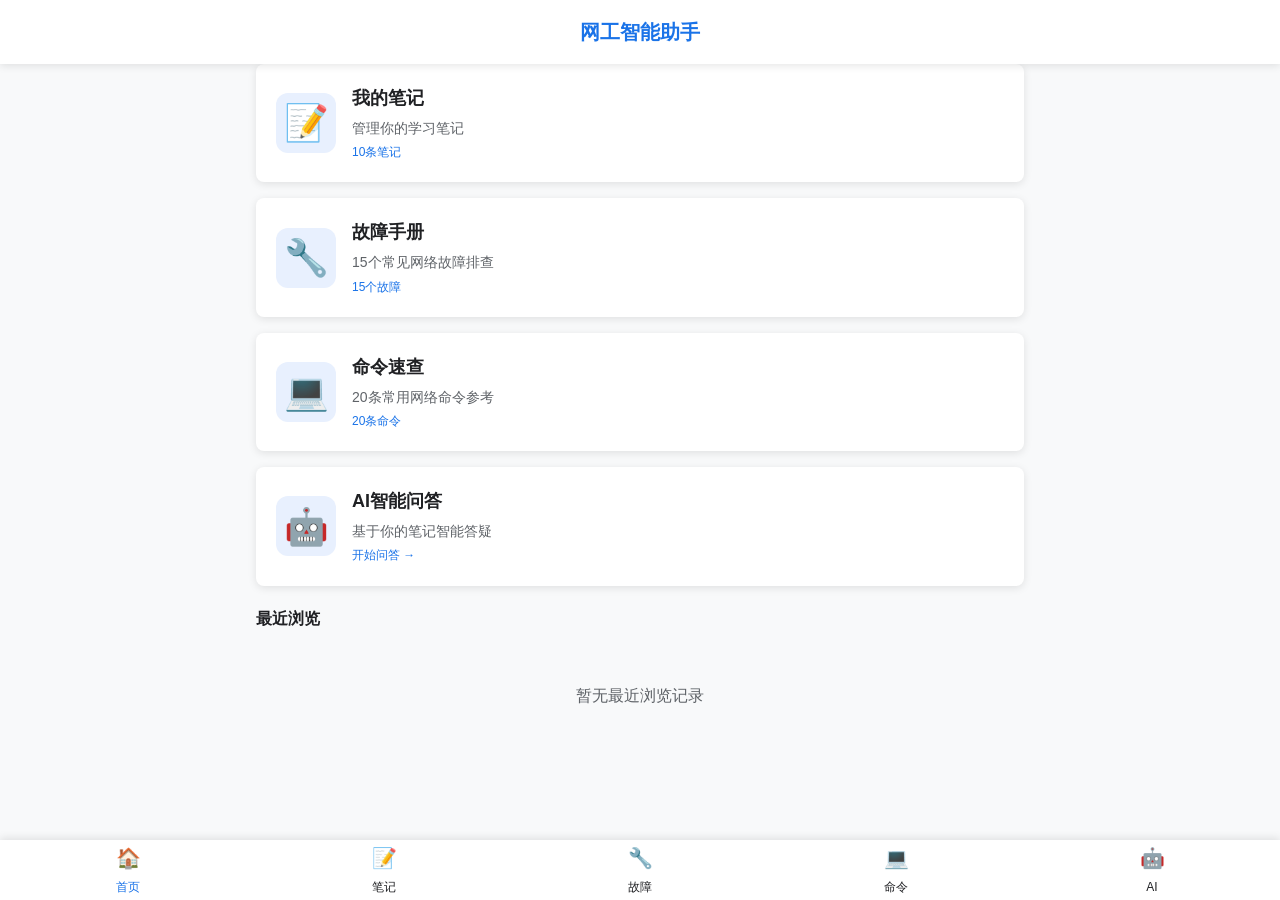
<file: index.html>
<!DOCTYPE html>
<html lang="zh-CN">
<head>
  <meta charset="UTF-8">
  <meta name="viewport" content="width=device-width, initial-scale=1.0">
  <title>网工智能助手</title>
  <link rel="stylesheet" href="css/style.css">
</head>
<body>
  <div class="header">
    <h1>网工智能助手</h1>
  </div>

  <div class="container">
    <div class="feature-card" onclick="location.href='notes-list.html'">
      <div class="feature-icon">📝</div>
      <div class="feature-info">
        <h3>我的笔记</h3>
        <p>管理你的学习笔记</p>
        <div class="feature-stat" id="notes-count">加载中...</div>
      </div>
    </div>

    <div class="feature-card" onclick="location.href='faults-list.html'">
      <div class="feature-icon">🔧</div>
      <div class="feature-info">
        <h3>故障手册</h3>
        <p>15个常见网络故障排查</p>
        <div class="feature-stat" id="faults-count">加载中...</div>
      </div>
    </div>

    <div class="feature-card" onclick="location.href='commands-list.html'">
      <div class="feature-icon">💻</div>
      <div class="feature-info">
        <h3>命令速查</h3>
        <p>20条常用网络命令参考</p>
        <div class="feature-stat" id="commands-count">加载中...</div>
      </div>
    </div>

    <div class="feature-card" onclick="location.href='ai-chat.html'">
      <div class="feature-icon">🤖</div>
      <div class="feature-info">
        <h3>AI智能问答</h3>
        <p>基于你的笔记智能答疑</p>
        <div class="feature-stat">开始问答 →</div>
      </div>
    </div>

    <div class="recent-section" id="recent-section">
      <h3>最近浏览</h3>
      <div id="recent-list"></div>
    </div>
  </div>

  <nav class="bottom-nav">
    <div class="nav-item active" onclick="location.href='index.html'">
      <span class="icon">🏠</span>
      <span class="label">首页</span>
    </div>
    <div class="nav-item" onclick="location.href='notes-list.html'">
      <span class="icon">📝</span>
      <span class="label">笔记</span>
    </div>
    <div class="nav-item" onclick="location.href='faults-list.html'">
      <span class="icon">🔧</span>
      <span class="label">故障</span>
    </div>
    <div class="nav-item" onclick="location.href='commands-list.html'">
      <span class="icon">💻</span>
      <span class="label">命令</span>
    </div>
    <div class="nav-item" onclick="location.href='ai-chat.html'">
      <span class="icon">🤖</span>
      <span class="label">AI</span>
    </div>
  </nav>

  <div class="toast" id="toast"></div>

  <script src="js/data-notes.js"></script>
  <script src="js/data-faults.js"></script>
  <script src="js/data-commands.js"></script>
  <script src="js/app.js"></script>
  <script>
    // 初始化首页数据
    function initIndex() {
      // 更新统计数据
      const notes = JSON.parse(localStorage.getItem('notes') || JSON.stringify(notesData));
      const faults = faultsData;
      const commands = commandsData;

      document.getElementById('notes-count').textContent = `${notes.length}条笔记`;
      document.getElementById('faults-count').textContent = `${faults.length}个故障`;
      document.getElementById('commands-count').textContent = `${commands.length}条命令`;

      // 加载最近浏览
      loadRecentViewed();
    }

    function loadRecentViewed() {
      const recent = JSON.parse(localStorage.getItem('recentViewed') || '[]');
      const container = document.getElementById('recent-list');

      if (recent.length === 0) {
        container.innerHTML = '<div class="empty-state"><p>暂无最近浏览记录</p></div>';
        return;
      }

      let html = '';
      recent.slice(0, 3).forEach(item => {
        let title = '';
        let icon = '';
        let link = '';

        if (item.type === 'note') {
          const note = notesData.find(n => n.id === item.id);
          if (note) {
            title = note.title;
            icon = '📝';
            link = `note-edit.html?id=${item.id}`;
          }
        } else if (item.type === 'fault') {
          const fault = faultsData.find(f => f.id === item.id);
          if (fault) {
            title = fault.title;
            icon = '🔧';
            link = `fault-detail.html?id=${item.id}`;
          }
        } else if (item.type === 'command') {
          const command = commandsData.find(c => c.id === item.id);
          if (command) {
            title = command.name;
            icon = '💻';
            link = `command-detail.html?id=${item.id}`;
          }
        }

        if (title) {
          html += `
            <div class="recent-item" onclick="location.href='${link}'">
              <span class="recent-icon">${icon}</span>
              <div class="recent-info">
                <h4>${title}</h4>
                <p>${item.time}</p>
              </div>
            </div>
          `;
        }
      });

      container.innerHTML = html || '<div class="empty-state"><p>暂无最近浏览记录</p></div>';
    }

    // 页面加载完成后初始化
    document.addEventListener('DOMContentLoaded', initIndex);
  </script>
</body>
</html>
</file>
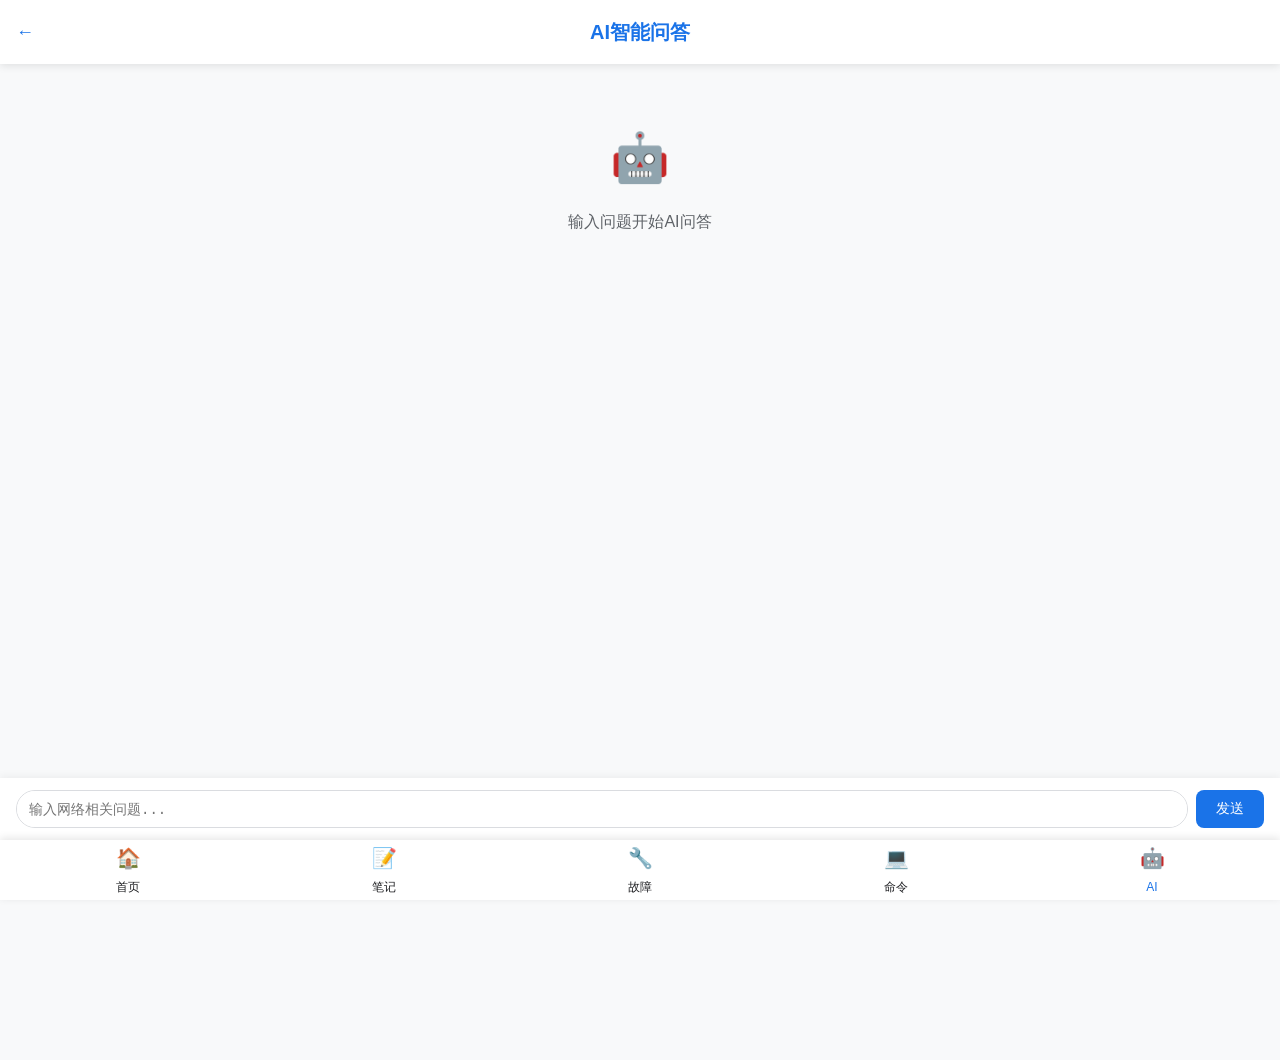
<file: ai-chat.html>
<!DOCTYPE html>
<html lang="zh-CN">
<head>
  <meta charset="UTF-8">
  <meta name="viewport" content="width=device-width, initial-scale=1.0">
  <title>AI智能问答 - 网工智能助手</title>
  <link rel="stylesheet" href="css/style.css">
</head>
<body>
  <div class="header">
    <button class="header-back" onclick="location.href='index.html'">←</button>
    <h1>AI智能问答</h1>
  </div>

  <div class="chat-container" id="chat-container"></div>

  <div class="chat-input-area">
    <textarea id="chat-input" placeholder="输入网络相关问题..." rows="1"></textarea>
    <button class="btn btn-primary" id="send-btn">发送</button>
  </div>

  <div class="container" style="padding-bottom: 120px;">
    <div class="quick-questions">
      <button class="quick-btn" onclick="quickQuestion('电脑连不上网，怎么排查？')">电脑连不上网，怎么排查？</button>
      <button class="quick-btn" onclick="quickQuestion('如何配置华为交换机的VLAN？')">如何配置华为交换机的VLAN？</button>
      <button class="quick-btn" onclick="quickQuestion('OSPF协议配置步骤是什么？')">OSPF协议配置步骤是什么？</button>
    </div>

    <div style="text-align: center; margin-top: 16px;">
      <button class="btn btn-text" onclick="clearHistory()">🗑️ 清除历史</button>
    </div>
  </div>

  <nav class="bottom-nav">
    <div class="nav-item" onclick="location.href='index.html'">
      <span class="icon">🏠</span>
      <span class="label">首页</span>
    </div>
    <div class="nav-item" onclick="location.href='notes-list.html'">
      <span class="icon">📝</span>
      <span class="label">笔记</span>
    </div>
    <div class="nav-item" onclick="location.href='faults-list.html'">
      <span class="icon">🔧</span>
      <span class="label">故障</span>
    </div>
    <div class="nav-item" onclick="location.href='commands-list.html'">
      <span class="icon">💻</span>
      <span class="label">命令</span>
    </div>
    <div class="nav-item active" onclick="location.href='ai-chat.html'">
      <span class="icon">🤖</span>
      <span class="label">AI</span>
    </div>
  </nav>

  <div class="toast" id="toast"></div>

  <script src="js/data-notes.js"></script>
  <script src="js/data-faults.js"></script>
  <script src="js/data-commands.js"></script>
  <script src="js/app.js"></script>
  <script>
    let chatHistory = [];

    function initChat() {
      chatHistory = JSON.parse(localStorage.getItem('aiHistory') || '[]');
      renderChat();

      const params = new URLSearchParams(window.location.search);
      const question = params.get('question');
      if (question) {
        document.getElementById('chat-input').value = question;
        sendMessage();
      }

      document.getElementById('send-btn').addEventListener('click', sendMessage);
      document.getElementById('chat-input').addEventListener('keypress', function(e) {
        if (e.key === 'Enter' && !e.shiftKey) {
          e.preventDefault();
          sendMessage();
        }
      });
    }

    function renderChat() {
      const container = document.getElementById('chat-container');
      if (chatHistory.length === 0) {
        container.innerHTML = '<div class="empty-state"><div class="icon">🤖</div><p>输入问题开始AI问答</p></div>';
        return;
      }

      let html = '';
      chatHistory.forEach(item => {
        html += `
          <div class="chat-message user">
            <div class="chat-bubble">${item.q}</div>
          </div>
          <div class="chat-message ai">
            <div class="chat-bubble">${item.a.replace(/\n/g, '<br>')}</div>
          </div>
        `;
      });

      container.innerHTML = html;
      container.scrollTop = container.scrollHeight;
    }

    async function sendMessage() {
      const input = document.getElementById('chat-input');
      const question = input.value.trim();
      if (!question) return;

      input.value = '';
      chatHistory.unshift({ q: question, a: '', time: new Date().toLocaleString() });
      renderChat();

      const notes = JSON.parse(localStorage.getItem('notes') || JSON.stringify(notesData));
      const notesContext = notes.slice(0, 5).map(n => `《${n.title}》：${n.content.substring(0, 100)}`).join('\n');

      const prompt = `你是一名网络工程师，精通网络技术和设备配置。用户可以参考以下笔记内容：${notesContext}用户问题：${question}请按以下格式回复（如果适用）：1.功能说明（一句话）2.华为命令示例（含注释）3.思科命令示例（含注释，如果适用）4.注意事项（2-3点）5.推荐相关知识点`;

      const loadingIndex = chatHistory.findIndex(item => item.a === '');
      renderChat();

      try {
        const answer = await callOpenCodeAI(prompt);
        chatHistory[loadingIndex].a = answer;
        saveHistory();
        renderChat();
      } catch (error) {
        chatHistory[loadingIndex].a = `⚠️ AI服务暂时不可用：${error.message}`;
        renderChat();
      }
    }

    async function callOpenCodeAI(prompt) {
      const apiKey = localStorage.getItem('opencode_api_key');

      if (!apiKey) {
        await new Promise(resolve => setTimeout(resolve, 1500));
        return `这是一个很好的网络技术问题！\n\n根据您的问题"${prompt.substring(prompt.indexOf('用户问题：') + 5)}"，建议如下：\n\n1. 首先检查物理连接和网络配置\n2. 使用ping、tracert等命令诊断连通性\n3. 检查相关设备配置是否正确\n4. 查看设备日志确认是否有错误信息\n\n推荐查看相关笔记获取更详细的配置说明。`;
      }

      const response = await fetch('https://api.opencode.ai/v1/chat', {
        method: 'POST',
        headers: {
          'Content-Type': 'application/json',
          'Authorization': `Bearer ${apiKey}`
        },
        body: JSON.stringify({
          model: 'opencode-zen',
          messages: [{ role: 'user', content: prompt }],
          temperature: 0.3,
          max_tokens: 800
        })
      });

      if (!response.ok) throw new Error(`API错误：${response.status}`);
      const data = await response.json();
      return data.choices[0].message.content;
    }

    function quickQuestion(question) {
      document.getElementById('chat-input').value = question;
      sendMessage();
    }

    function clearHistory() {
      if (!confirm('确定要清除所有对话历史吗？')) return;
      chatHistory = [];
      localStorage.removeItem('aiHistory');
      renderChat();
      showToast('历史已清除');
    }

    function saveHistory() {
      if (chatHistory.length > 20) {
        chatHistory = chatHistory.slice(0, 20);
      }
      localStorage.setItem('aiHistory', JSON.stringify(chatHistory));
    }

    document.addEventListener('DOMContentLoaded', initChat);
  </script>
</body>
</html>
</file>
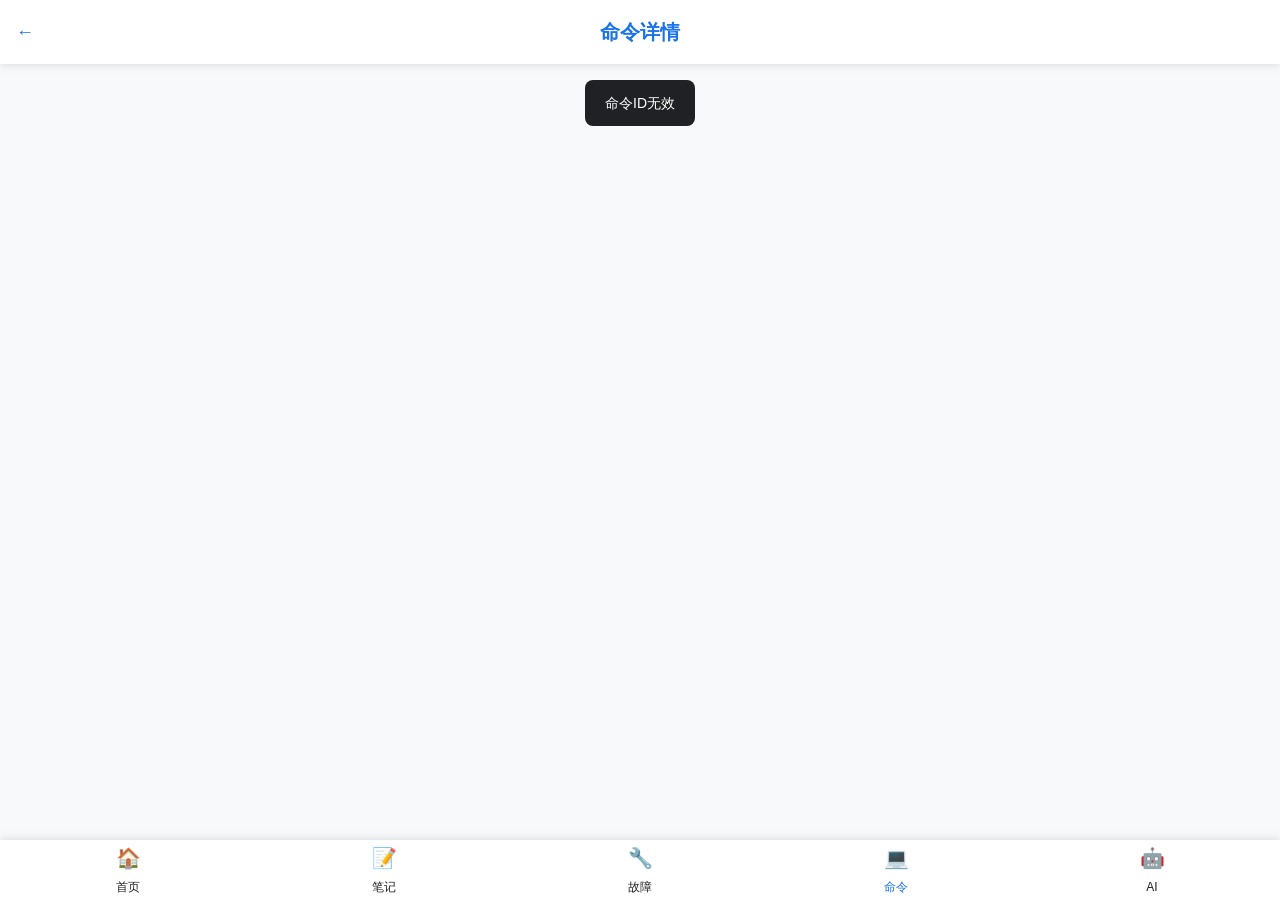
<file: command-detail.html>
<!DOCTYPE html>
<html lang="zh-CN">
<head>
  <meta charset="UTF-8">
  <meta name="viewport" content="width=device-width, initial-scale=1.0">
  <title>命令详情 - 网工智能助手</title>
  <link rel="stylesheet" href="css/style.css">
</head>
<body>
  <div class="header">
    <button class="header-back" onclick="location.href='commands-list.html'">←</button>
    <h1>命令详情</h1>
  </div>

  <div class="container">
    <div id="command-detail"></div>
  </div>

  <nav class="bottom-nav">
    <div class="nav-item" onclick="location.href='index.html'">
      <span class="icon">🏠</span>
      <span class="label">首页</span>
    </div>
    <div class="nav-item" onclick="location.href='notes-list.html'">
      <span class="icon">📝</span>
      <span class="label">笔记</span>
    </div>
    <div class="nav-item" onclick="location.href='faults-list.html'">
      <span class="icon">🔧</span>
      <span class="label">故障</span>
    </div>
    <div class="nav-item active" onclick="location.href='commands-list.html'">
      <span class="icon">💻</span>
      <span class="label">命令</span>
    </div>
    <div class="nav-item" onclick="location.href='ai-chat.html'">
      <span class="icon">🤖</span>
      <span class="label">AI</span>
    </div>
  </nav>

  <div class="toast" id="toast"></div>

  <script src="js/data-notes.js"></script>
  <script src="js/data-commands.js"></script>
  <script src="js/app.js"></script>
  <script>
    let commandId = null;
    let isFavorite = false;

    function initCommandDetail() {
      const params = new URLSearchParams(window.location.search);
      commandId = parseInt(params.get('id'));

      if (!commandId) {
        showToast('命令ID无效');
        return;
      }

      loadCommand();
    }

    function loadCommand() {
      const cmd = commandsData.find(c => c.id === commandId);
      if (!cmd) {
        showToast('命令不存在');
        return;
      }

      const favoriteCommands = JSON.parse(localStorage.getItem('favoriteCommands') || '[]');
      isFavorite = favoriteCommands.includes(commandId);

      const notes = JSON.parse(localStorage.getItem('notes') || JSON.stringify(notesData));
      const relatedNotesHtml = cmd.relatedNotes.map(id => {
        const note = notes.find(n => n.id === id);
        return note ? `<div class="recent-item" onclick="location.href='note-edit.html?id=${note.id}'">
          <span class="recent-icon">📝</span>
          <div class="recent-info"><h4>${note.title}</h4></div>
        </div>` : '';
      }).filter(Boolean).join('');

      const examplesHtml = cmd.examples.map((example, index) => `
        <div class="code-block">
          <button class="code-copy" onclick="copyText(\`${example.replace(/`/g, '\\`')}\`)">📋 复制</button>
          <pre>${example}</pre>
        </div>
      `).join('');

      const html = `
        <div class="card">
          <div style="display: flex; justify-content: space-between; align-items: start; margin-bottom: 12px;">
            <div>
              <h2 style="font-size: 18px; margin-bottom: 8px;">${cmd.name}</h2>
              <span class="tag">${cmd.platform}</span>
              <span class="tag">${cmd.category}</span>
            </div>
            <button class="favorite-btn ${isFavorite ? 'active' : ''}" onclick="toggleFavorite()">
              ${isFavorite ? '❤️' : '🤍'}
            </button>
          </div>

          <h3 style="font-size: 16px; margin: 16px 0 8px;">功能说明</h3>
          <p>${cmd.description}</p>

          <h3 style="font-size: 16px; margin: 16px 0 8px;">语法</h3>
          <div class="code-block">
            <button class="code-copy" onclick="copyText(\`${cmd.syntax.replace(/`/g, '\\`').replace(/\n/g, '\\n')}\`)">📋 复制</button>
            <pre>${cmd.syntax}</pre>
          </div>

          <h3 style="font-size: 16px; margin: 16px 0 8px;">使用示例</h3>
          ${examplesHtml}

          <h3 style="font-size: 16px; margin: 16px 0 8px;">相关笔记</h3>
          ${relatedNotesHtml || '<p style="color: var(--text-secondary);">无相关笔记</p>'}
        </div>

        <div style="display: flex; gap: 12px; margin-top: 16px;">
          <button class="btn btn-primary" onclick="location.href='ai-chat.html?question=${encodeURIComponent(cmd.name + '命令怎么用')}'">🤖 在AI中提问</button>
        </div>
      `;

      document.getElementById('command-detail').innerHTML = html;

      addToRecent(commandId, 'command', cmd.name);
    }

    function toggleFavorite() {
      let favorites = JSON.parse(localStorage.getItem('favoriteCommands') || '[]');
      const index = favorites.indexOf(commandId);

      if (index === -1) {
        favorites.push(commandId);
        isFavorite = true;
      } else {
        favorites.splice(index, 1);
        isFavorite = false;
      }

      localStorage.setItem('favoriteCommands', JSON.stringify(favorites));
      loadCommand();
    }

    document.addEventListener('DOMContentLoaded', initCommandDetail);
  </script>
</body>
</html>
</file>
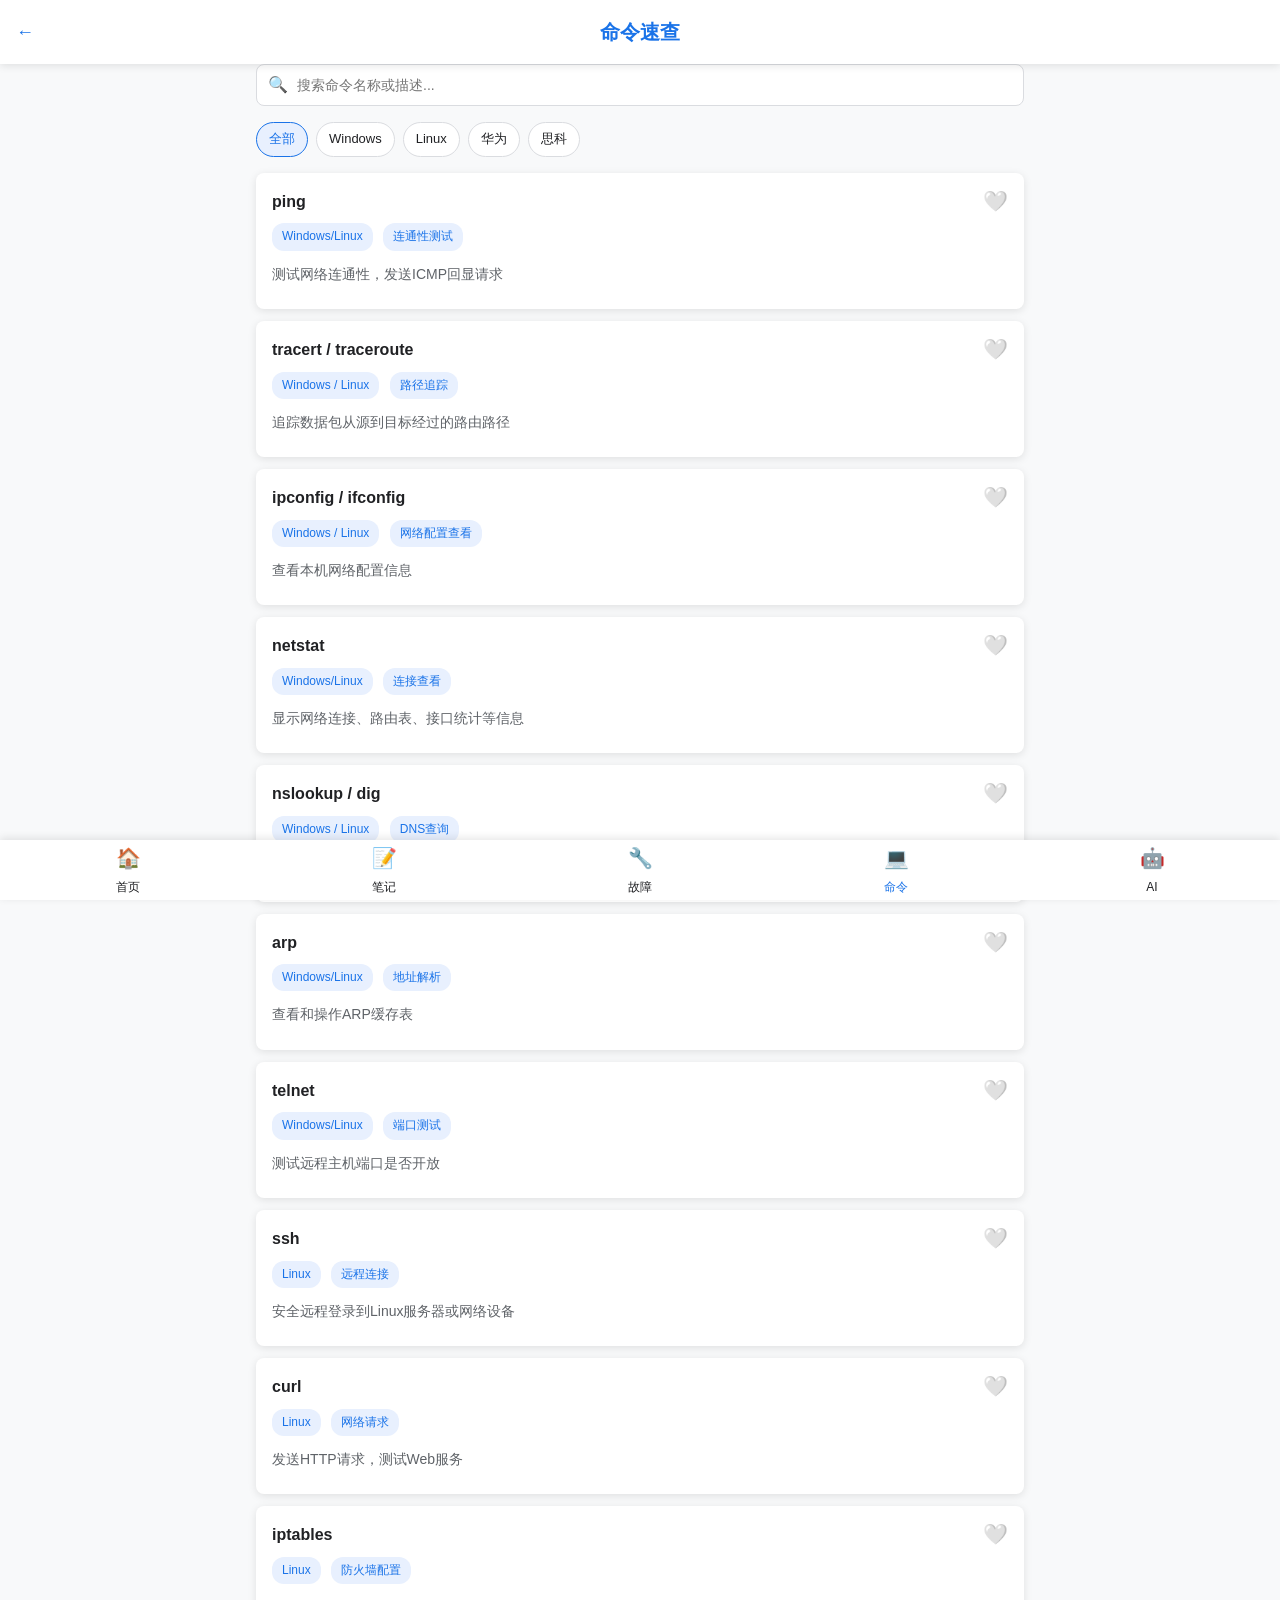
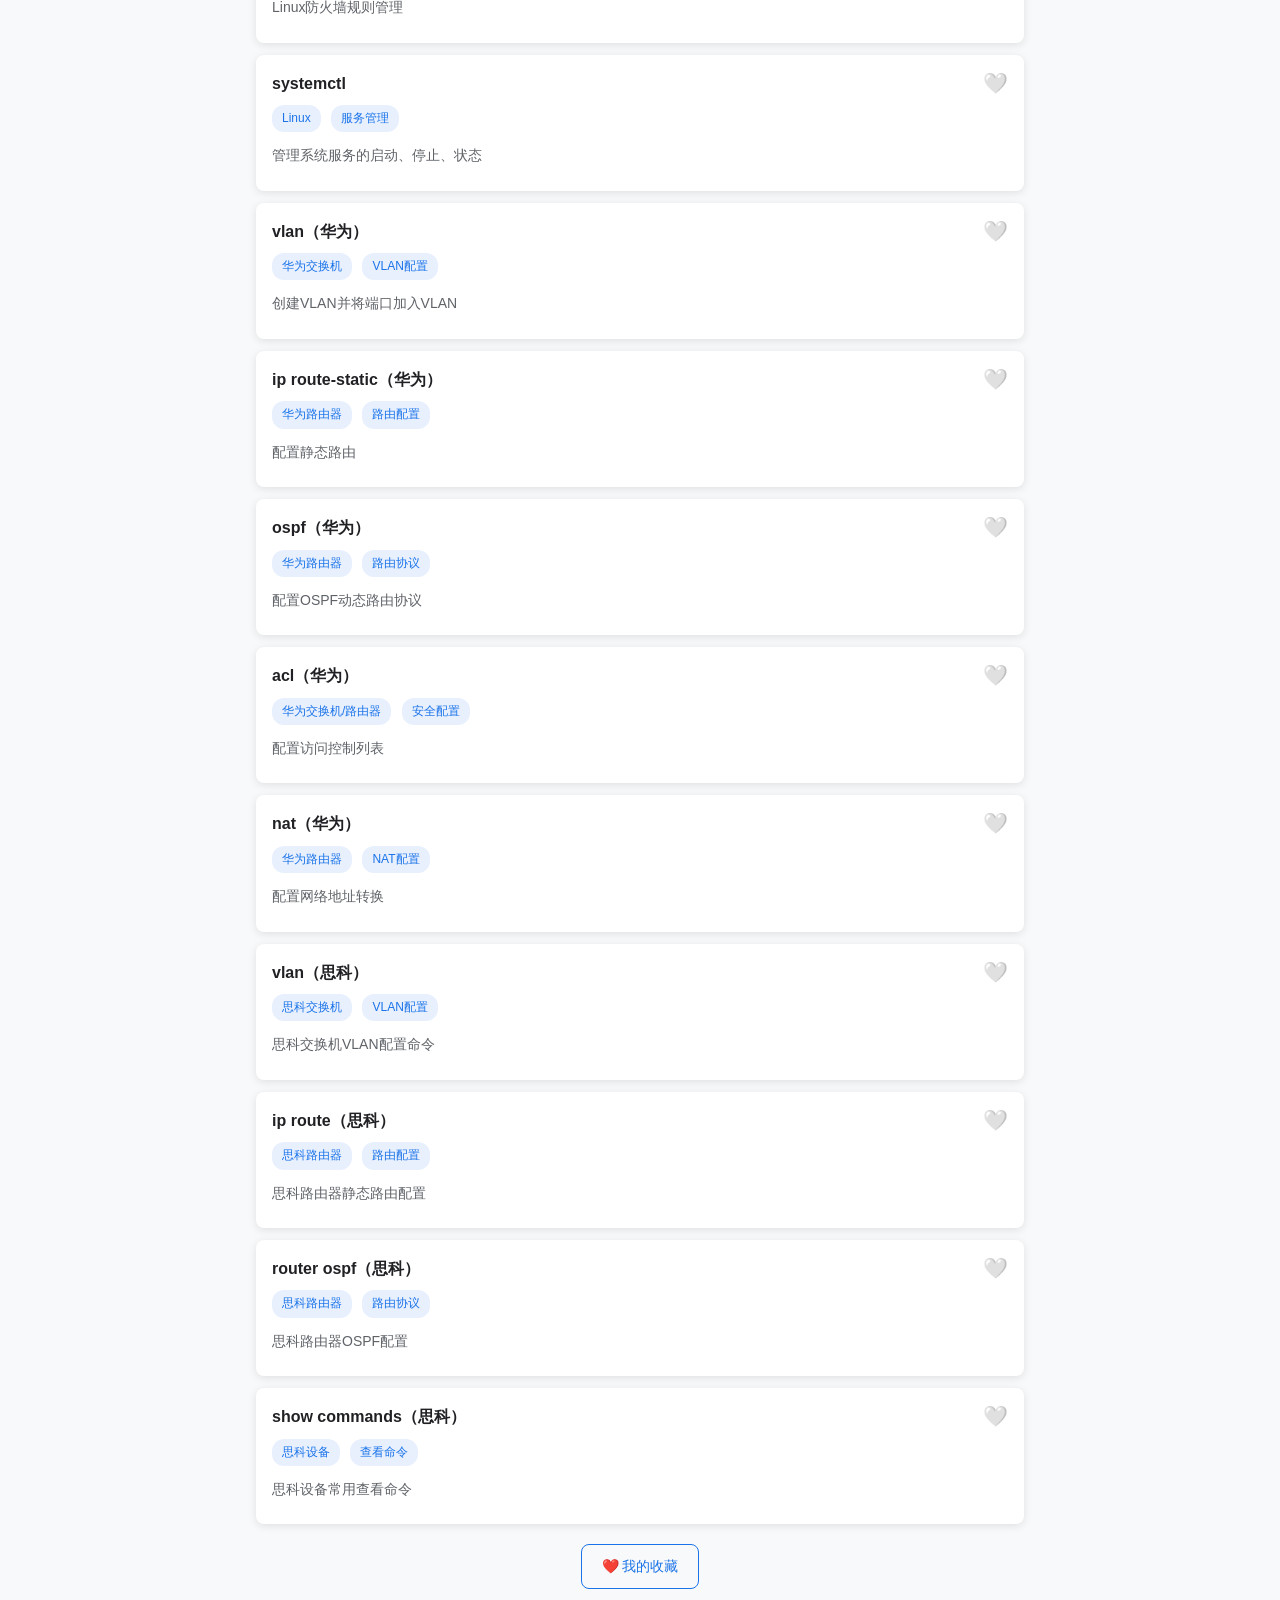
<file: commands-list.html>
<!DOCTYPE html>
<html lang="zh-CN">
<head>
  <meta charset="UTF-8">
  <meta name="viewport" content="width=device-width, initial-scale=1.0">
  <title>命令速查 - 网工智能助手</title>
  <link rel="stylesheet" href="css/style.css">
</head>
<body>
  <div class="header">
    <button class="header-back" onclick="location.href='index.html'">←</button>
    <h1>命令速查</h1>
  </div>

  <div class="container">
    <div class="search-box">
      <input type="text" id="search-input" placeholder="搜索命令名称或描述...">
    </div>

    <div class="filter-tags" id="filter-platforms">
      <div class="filter-tag active" data-platform="">全部</div>
      <div class="filter-tag" data-platform="Windows">Windows</div>
      <div class="filter-tag" data-platform="Linux">Linux</div>
      <div class="filter-tag" data-platform="华为">华为</div>
      <div class="filter-tag" data-platform="思科">思科</div>
    </div>

    <div id="commands-list"></div>

    <div style="text-align: center; margin: 20px 0;">
      <a href="commands-list.html?favorites=1" class="btn btn-secondary">❤️ 我的收藏</a>
    </div>
  </div>

  <nav class="bottom-nav">
    <div class="nav-item" onclick="location.href='index.html'">
      <span class="icon">🏠</span>
      <span class="label">首页</span>
    </div>
    <div class="nav-item" onclick="location.href='notes-list.html'">
      <span class="icon">📝</span>
      <span class="label">笔记</span>
    </div>
    <div class="nav-item" onclick="location.href='faults-list.html'">
      <span class="icon">🔧</span>
      <span class="label">故障</span>
    </div>
    <div class="nav-item active" onclick="location.href='commands-list.html'">
      <span class="icon">💻</span>
      <span class="label">命令</span>
    </div>
    <div class="nav-item" onclick="location.href='ai-chat.html'">
      <span class="icon">🤖</span>
      <span class="label">AI</span>
    </div>
  </nav>

  <div class="toast" id="toast"></div>

  <script src="js/data-commands.js"></script>
  <script src="js/app.js"></script>
  <script>
    let activePlatform = '';
    let showFavorites = false;

    function initCommandsList() {
      const params = new URLSearchParams(window.location.search);
      showFavorites = params.get('favorites') === '1';

      if (showFavorites) {
        document.querySelector('.header h1').textContent = '我的收藏';
      }

      renderCommands();
      document.getElementById('search-input').addEventListener('input', renderCommands);

      document.querySelectorAll('#filter-platforms .filter-tag').forEach(tag => {
        tag.addEventListener('click', function() {
          document.querySelectorAll('#filter-platforms .filter-tag').forEach(t => t.classList.remove('active'));
          this.classList.add('active');
          activePlatform = this.dataset.platform;
          renderCommands();
        });
      });
    }

    function renderCommands() {
      const searchTerm = document.getElementById('search-input').value.toLowerCase();
      const favoriteCommands = JSON.parse(localStorage.getItem('favoriteCommands') || '[]');

      let filtered = commandsData.filter(cmd => {
        const matchSearch = !searchTerm ||
          cmd.name.toLowerCase().includes(searchTerm) ||
          cmd.description.toLowerCase().includes(searchTerm);

        const matchPlatform = !activePlatform || cmd.platform.includes(activePlatform);

        const matchFavorite = !showFavorites || favoriteCommands.includes(cmd.id);

        return matchSearch && matchPlatform && matchFavorite;
      });

      const container = document.getElementById('commands-list');
      if (filtered.length === 0) {
        container.innerHTML = '<div class="empty-state"><div class="icon">💻</div><p>暂无命令记录</p></div>';
        return;
      }

      let html = '';
      filtered.forEach(cmd => {
        const isFavorite = favoriteCommands.includes(cmd.id);
        const desc = cmd.description.length > 30 ? cmd.description.substring(0, 30) + '...' : cmd.description;

        html += `
          <div class="card" onclick="location.href='command-detail.html?id=${cmd.id}'">
            <div style="display: flex; justify-content: space-between; align-items: start;">
              <div style="flex: 1;">
                <div class="card-title">${cmd.name}</div>
                <span class="tag">${cmd.platform}</span>
                <span class="tag">${cmd.category}</span>
                <div class="card-desc" style="margin-top: 8px;">${desc}</div>
              </div>
              <button class="favorite-btn ${isFavorite ? 'active' : ''}" onclick="toggleFavorite(event, ${cmd.id})">
                ${isFavorite ? '❤️' : '🤍'}
              </button>
            </div>
          </div>
        `;
      });

      container.innerHTML = html;
    }

    function toggleFavorite(event, id) {
      event.stopPropagation();
      let favorites = JSON.parse(localStorage.getItem('favoriteCommands') || '[]');

      const index = favorites.indexOf(id);
      if (index === -1) {
        favorites.push(id);
      } else {
        favorites.splice(index, 1);
      }

      localStorage.setItem('favoriteCommands', JSON.stringify(favorites));
      renderCommands();
    }

    document.addEventListener('DOMContentLoaded', initCommandsList);
  </script>
</body>
</html>
</file>
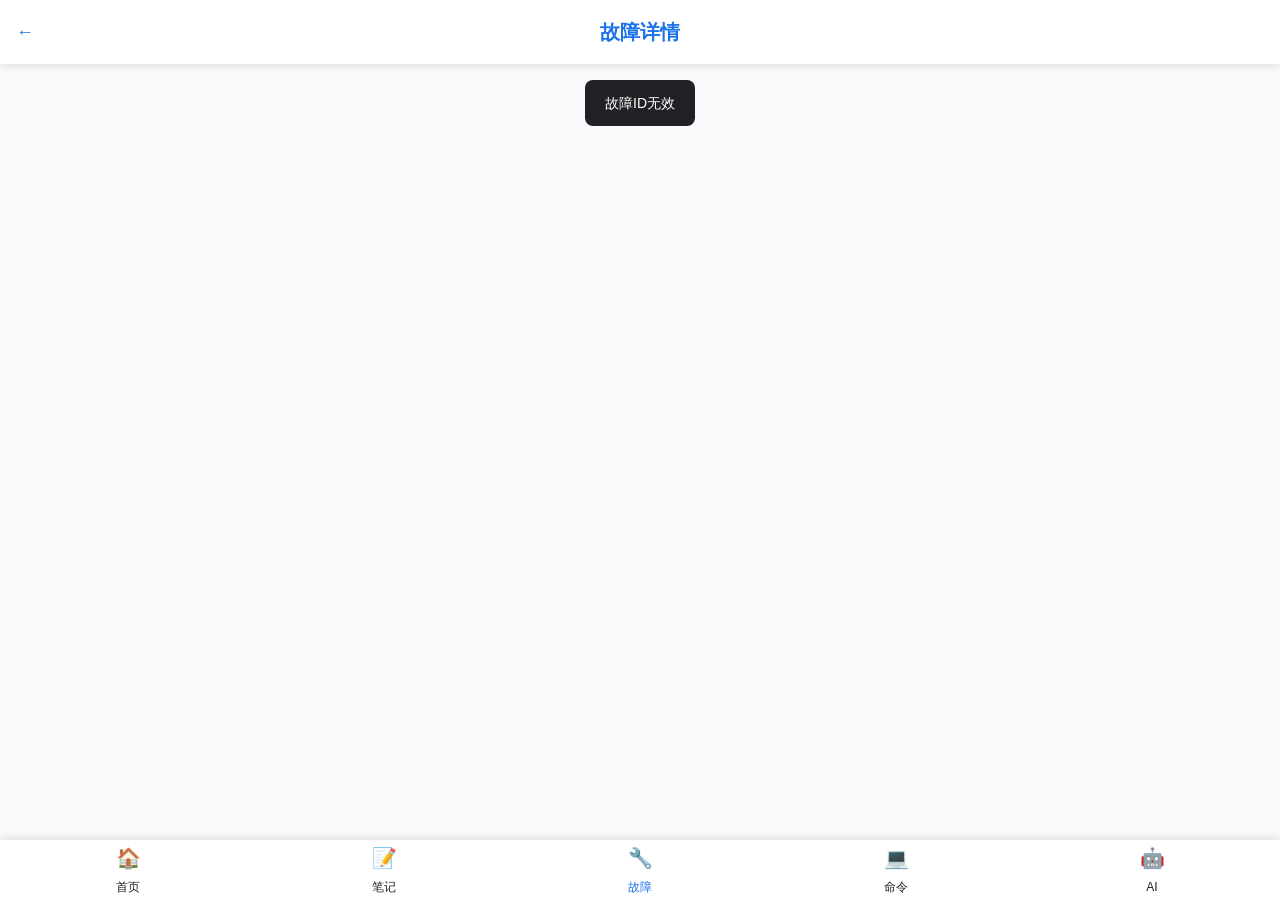
<file: fault-detail.html>
<!DOCTYPE html>
<html lang="zh-CN">
<head>
  <meta charset="UTF-8">
  <meta name="viewport" content="width=device-width, initial-scale=1.0">
  <title>故障详情 - 网工智能助手</title>
  <link rel="stylesheet" href="css/style.css">
</head>
<body>
  <div class="header">
    <button class="header-back" onclick="location.href='faults-list.html'">←</button>
    <h1>故障详情</h1>
  </div>

  <div class="container">
    <div id="fault-detail"></div>
  </div>

  <nav class="bottom-nav">
    <div class="nav-item" onclick="location.href='index.html'">
      <span class="icon">🏠</span>
      <span class="label">首页</span>
    </div>
    <div class="nav-item" onclick="location.href='notes-list.html'">
      <span class="icon">📝</span>
      <span class="label">笔记</span>
    </div>
    <div class="nav-item active" onclick="location.href='faults-list.html'">
      <span class="icon">🔧</span>
      <span class="label">故障</span>
    </div>
    <div class="nav-item" onclick="location.href='commands-list.html'">
      <span class="icon">💻</span>
      <span class="label">命令</span>
    </div>
    <div class="nav-item" onclick="location.href='ai-chat.html'">
      <span class="icon">🤖</span>
      <span class="label">AI</span>
    </div>
  </nav>

  <div class="toast" id="toast"></div>

  <script src="js/data-notes.js"></script>
  <script src="js/data-faults.js"></script>
  <script src="js/data-commands.js"></script>
  <script src="js/app.js"></script>
  <script>
    let faultId = null;
    let isFavorite = false;

    function initFaultDetail() {
      const params = new URLSearchParams(window.location.search);
      faultId = parseInt(params.get('id'));

      if (!faultId) {
        showToast('故障ID无效');
        return;
      }

      loadFault();
    }

    function loadFault() {
      const fault = faultsData.find(f => f.id === faultId);
      if (!fault) {
        showToast('故障不存在');
        return;
      }

      const favoriteFaults = JSON.parse(localStorage.getItem('favoriteFaults') || '[]');
      isFavorite = favoriteFaults.includes(faultId);

      const notes = JSON.parse(localStorage.getItem('notes') || JSON.stringify(notesData));
      const relatedNotesHtml = fault.relatedNotes.map(id => {
        const note = notes.find(n => n.id === id);
        return note ? `<div class="recent-item" onclick="location.href='note-edit.html?id=${note.id}'">
          <span class="recent-icon">📝</span>
          <div class="recent-info"><h4>${note.title}</h4></div>
        </div>` : '';
      }).filter(Boolean).join('');

      const relatedCommandsHtml = fault.relatedCommands.map(name => {
        const cmd = commandsData.find(c => c.name.includes(name) || name.includes(c.name));
        return cmd ? `<div class="recent-item" onclick="location.href='command-detail.html?id=${cmd.id}'">
          <span class="recent-icon">💻</span>
          <div class="recent-info"><h4>${cmd.name}</h4><p>${cmd.platform}</p></div>
        </div>` : '';
      }).filter(Boolean).join('');

      const stepsHtml = fault.steps.map((step, index) => `
        <li>${step}<button class="step-copy" onclick="copyText('${step.replace(/'/g, "\\'")}')">📋</button></li>
      `).join('');

      const html = `
        <div class="card">
          <div style="display: flex; justify-content: space-between; align-items: start; margin-bottom: 12px;">
            <div>
              <h2 style="font-size: 18px; margin-bottom: 8px;">${fault.title}</h2>
              <span class="category-badge category-${fault.category}">${fault.category}</span>
              <span class="difficulty difficulty-${fault.difficulty}" style="margin-left: 8px;"></span>
            </div>
            <button class="favorite-btn ${isFavorite ? 'active' : ''}" onclick="toggleFavorite()">
              ${isFavorite ? '❤️' : '🤍'}
            </button>
          </div>

          <h3 style="font-size: 16px; margin: 16px 0 8px;">故障现象</h3>
          <div class="quote-block">${fault.symptom}</div>

          <h3 style="font-size: 16px; margin: 16px 0 8px;">可能原因</h3>
          <p>${fault.cause}</p>

          <h3 style="font-size: 16px; margin: 16px 0 8px;">排查步骤</h3>
          <ol class="step-list">${stepsHtml}</ol>

          <h3 style="font-size: 16px; margin: 16px 0 8px;">相关笔记</h3>
          ${relatedNotesHtml || '<p style="color: var(--text-secondary);">无相关笔记</p>'}

          <h3 style="font-size: 16px; margin: 16px 0 8px;">相关命令</h3>
          ${relatedCommandsHtml || '<p style="color: var(--text-secondary);">无相关命令</p>'}
        </div>

        <div class="card" id="ai-analysis-section" style="display: none;">
          <h3 style="font-size: 16px; margin-bottom: 12px;">AI智能分析</h3>
          <div class="form-group">
            <textarea id="ai-input" placeholder="补充故障现象或问题..." style="min-height: 100px;"></textarea>
          </div>
          <button class="btn btn-primary" onclick="submitAIAnalysis()">发送分析</button>
          <div id="ai-result" style="margin-top: 12px;"></div>
        </div>

        <div style="display: flex; gap: 12px; margin-top: 16px;">
          <button class="btn btn-primary" onclick="toggleAISection()">🤖 AI智能分析</button>
        </div>
      `;

      document.getElementById('fault-detail').innerHTML = html;

      addToRecent(faultId, 'fault', fault.title);
    }

    function toggleFavorite() {
      let favorites = JSON.parse(localStorage.getItem('favoriteFaults') || '[]');
      const index = favorites.indexOf(faultId);

      if (index === -1) {
        favorites.push(faultId);
        isFavorite = true;
      } else {
        favorites.splice(index, 1);
        isFavorite = false;
      }

      localStorage.setItem('favoriteFaults', JSON.stringify(favorites));
      loadFault();
    }

    function toggleAISection() {
      const section = document.getElementById('ai-analysis-section');
      section.style.display = section.style.display === 'none' ? 'block' : 'none';
    }

    async function submitAIAnalysis() {
      const userInput = document.getElementById('ai-input').value.trim();
      if (!userInput) {
        showToast('请输入补充信息');
        return;
      }

      const fault = faultsData.find(f => f.id === faultId);
      const notes = JSON.parse(localStorage.getItem('notes') || JSON.stringify(notesData));
      const relatedNotesContent = fault.relatedNotes.map(id => {
        const note = notes.find(n => n.id === id);
        return note ? `笔记《${note.title}》：${note.content}` : '';
      }).filter(Boolean).join('\n');

      const prompt = `你是一名资深网络工程师，擅长故障排查。用户可以参考以下笔记内容（如果有）：${relatedNotesContent}当前故障背景：标题：${fault.title}现象：${fault.symptom}已知排查步骤：${fault.steps.join('、')}用户补充现象：${userInput}请基于以上信息，给出进一步的排查建议。要求：1.分步骤说明，每步不超过30字 2.如果涉及命令，给出具体命令和说明 3.如果涉及配置，给出配置示例 4.推荐用户查看相关笔记（如果有）`;

      document.getElementById('ai-result').innerHTML = '<div class="loading"><div class="loading-dot"></div><div class="loading-dot"></div><div class="loading-dot"></div></div>';

      try {
        const result = await callOpenCodeAI(prompt);
        document.getElementById('ai-result').innerHTML = `<div class="quote-block">${result.replace(/\n/g, '<br>')}</div>`;
      } catch (error) {
        document.getElementById('ai-result').innerHTML = `<p style="color: var(--danger);">AI分析失败：${error.message}</p>`;
      }
    }

    async function callOpenCodeAI(prompt) {
      const apiKey = localStorage.getItem('opencode_api_key');

      if (!apiKey) {
        await new Promise(resolve => setTimeout(resolve, 1500));
        return '根据您描述的故障现象，建议按以下步骤排查：\n1. 检查物理连接：确认网线、端口指示灯正常\n2. 检查配置：对比标准配置模板，确认无遗漏\n3. 使用诊断命令：display interface、display logbuffer\n4. 分段测试：从源到目标逐段ping测试\n5. 查看日志：检查是否有相关错误日志\n\n推荐查看相关笔记获取详细配置说明。';
      }

      const response = await fetch('https://api.opencode.ai/v1/chat', {
        method: 'POST',
        headers: {
          'Content-Type': 'application/json',
          'Authorization': `Bearer ${apiKey}`
        },
        body: JSON.stringify({
          model: 'opencode-zen',
          messages: [{ role: 'user', content: prompt }],
          temperature: 0.3,
          max_tokens: 800
        })
      });

      if (!response.ok) throw new Error(`API错误：${response.status}`);
      const data = await response.json();
      return data.choices[0].message.content;
    }

    document.addEventListener('DOMContentLoaded', initFaultDetail);
  </script>
</body>
</html>
</file>
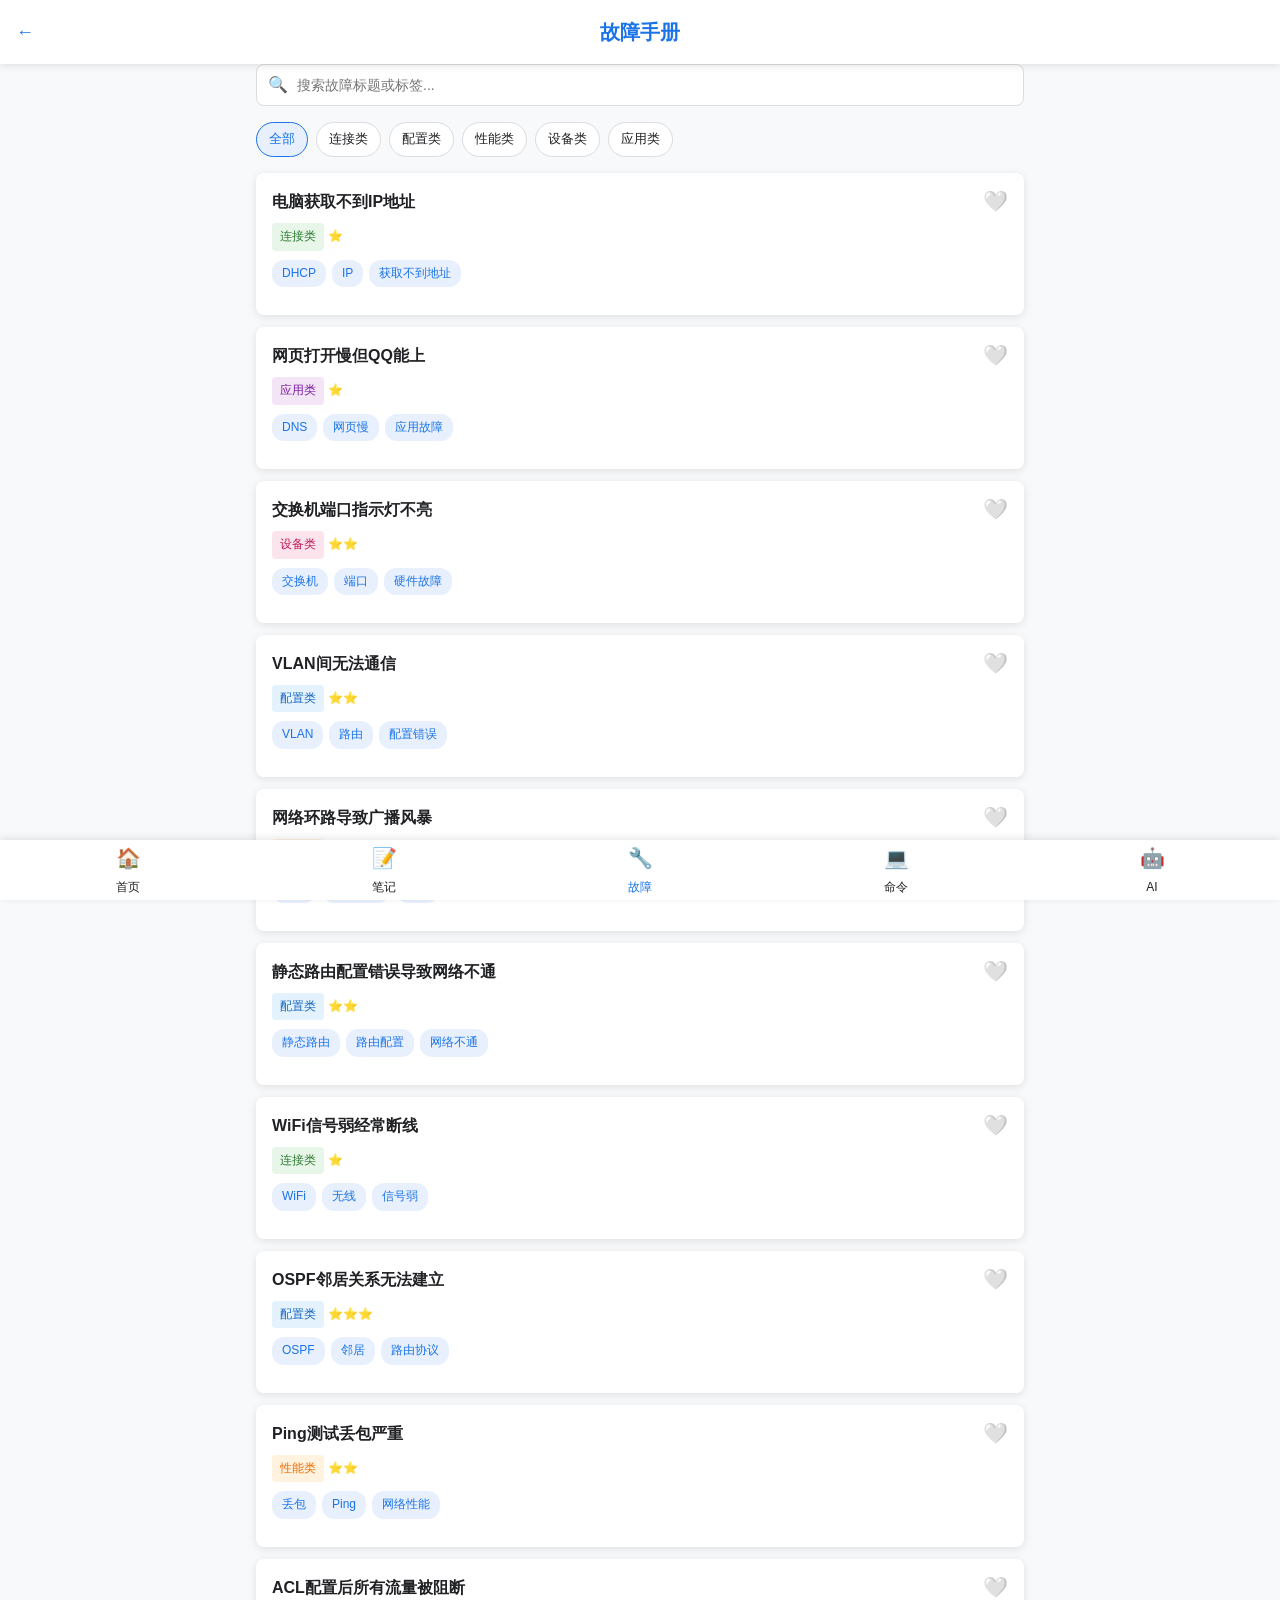
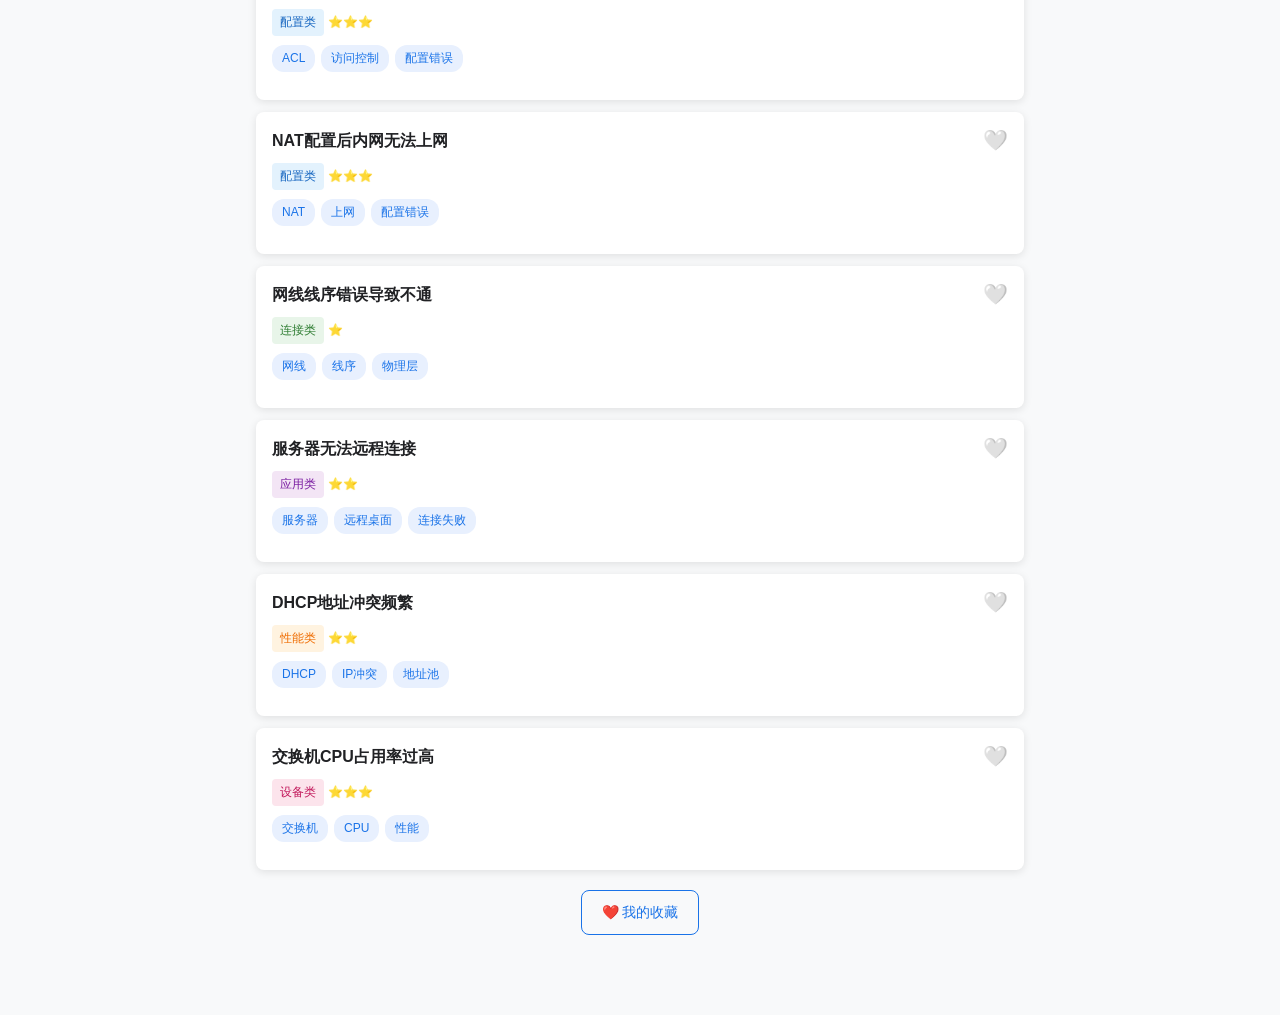
<file: faults-list.html>
<!DOCTYPE html>
<html lang="zh-CN">
<head>
  <meta charset="UTF-8">
  <meta name="viewport" content="width=device-width, initial-scale=1.0">
  <title>故障手册 - 网工智能助手</title>
  <link rel="stylesheet" href="css/style.css">
</head>
<body>
  <div class="header">
    <button class="header-back" onclick="location.href='index.html'">←</button>
    <h1>故障手册</h1>
  </div>

  <div class="container">
    <div class="search-box">
      <input type="text" id="search-input" placeholder="搜索故障标题或标签...">
    </div>

    <div class="filter-tags" id="filter-categories">
      <div class="filter-tag active" data-category="">全部</div>
      <div class="filter-tag" data-category="连接类">连接类</div>
      <div class="filter-tag" data-category="配置类">配置类</div>
      <div class="filter-tag" data-category="性能类">性能类</div>
      <div class="filter-tag" data-category="设备类">设备类</div>
      <div class="filter-tag" data-category="应用类">应用类</div>
    </div>

    <div id="faults-list"></div>

    <div style="text-align: center; margin: 20px 0;">
      <a href="faults-list.html?favorites=1" class="btn btn-secondary">❤️ 我的收藏</a>
    </div>
  </div>

  <nav class="bottom-nav">
    <div class="nav-item" onclick="location.href='index.html'">
      <span class="icon">🏠</span>
      <span class="label">首页</span>
    </div>
    <div class="nav-item" onclick="location.href='notes-list.html'">
      <span class="icon">📝</span>
      <span class="label">笔记</span>
    </div>
    <div class="nav-item active" onclick="location.href='faults-list.html'">
      <span class="icon">🔧</span>
      <span class="label">故障</span>
    </div>
    <div class="nav-item" onclick="location.href='commands-list.html'">
      <span class="icon">💻</span>
      <span class="label">命令</span>
    </div>
    <div class="nav-item" onclick="location.href='ai-chat.html'">
      <span class="icon">🤖</span>
      <span class="label">AI</span>
    </div>
  </nav>

  <div class="toast" id="toast"></div>

  <script src="js/data-faults.js"></script>
  <script src="js/app.js"></script>
  <script>
    let activeCategory = '';
    let showFavorites = false;

    function initFaultsList() {
      const params = new URLSearchParams(window.location.search);
      showFavorites = params.get('favorites') === '1';

      if (showFavorites) {
        document.querySelector('.header h1').textContent = '我的收藏';
      }

      renderFaults();
      document.getElementById('search-input').addEventListener('input', renderFaults);

      document.querySelectorAll('#filter-categories .filter-tag').forEach(tag => {
        tag.addEventListener('click', function() {
          document.querySelectorAll('#filter-categories .filter-tag').forEach(t => t.classList.remove('active'));
          this.classList.add('active');
          activeCategory = this.dataset.category;
          renderFaults();
        });
      });
    }

    function renderFaults() {
      const searchTerm = document.getElementById('search-input').value.toLowerCase();
      const favoriteFaults = JSON.parse(localStorage.getItem('favoriteFaults') || '[]');

      let filtered = faultsData.filter(fault => {
        const matchSearch = !searchTerm ||
          fault.title.toLowerCase().includes(searchTerm) ||
          fault.tags.some(tag => tag.toLowerCase().includes(searchTerm));

        const matchCategory = !activeCategory || fault.category === activeCategory;

        const matchFavorite = !showFavorites || favoriteFaults.includes(fault.id);

        return matchSearch && matchCategory && matchFavorite;
      });

      const container = document.getElementById('faults-list');
      if (filtered.length === 0) {
        container.innerHTML = '<div class="empty-state"><div class="icon">🔧</div><p>暂无故障记录</p></div>';
        return;
      }

      let html = '';
      filtered.forEach(fault => {
        const isFavorite = favoriteFaults.includes(fault.id);
        const tagsHtml = fault.tags.slice(0, 3).map(tag => `<span class="tag">${tag}</span>`).join('');

        html += `
          <div class="card" onclick="location.href='fault-detail.html?id=${fault.id}'">
            <div style="display: flex; justify-content: space-between; align-items: start;">
              <div style="flex: 1;">
                <div class="card-title">${fault.title}</div>
                <span class="category-badge category-${fault.category}">${fault.category}</span>
                <span class="difficulty difficulty-${fault.difficulty}"></span>
                <div style="margin: 8px 0;">${tagsHtml}</div>
              </div>
              <button class="favorite-btn ${isFavorite ? 'active' : ''}" onclick="toggleFavorite(event, ${fault.id})">
                ${isFavorite ? '❤️' : '🤍'}
              </button>
            </div>
          </div>
        `;
      });

      container.innerHTML = html;
    }

    function toggleFavorite(event, id) {
      event.stopPropagation();
      let favorites = JSON.parse(localStorage.getItem('favoriteFaults') || '[]');

      const index = favorites.indexOf(id);
      if (index === -1) {
        favorites.push(id);
      } else {
        favorites.splice(index, 1);
      }

      localStorage.setItem('favoriteFaults', JSON.stringify(favorites));
      renderFaults();
    }

    document.addEventListener('DOMContentLoaded', initFaultsList);
  </script>
</body>
</html>
</file>
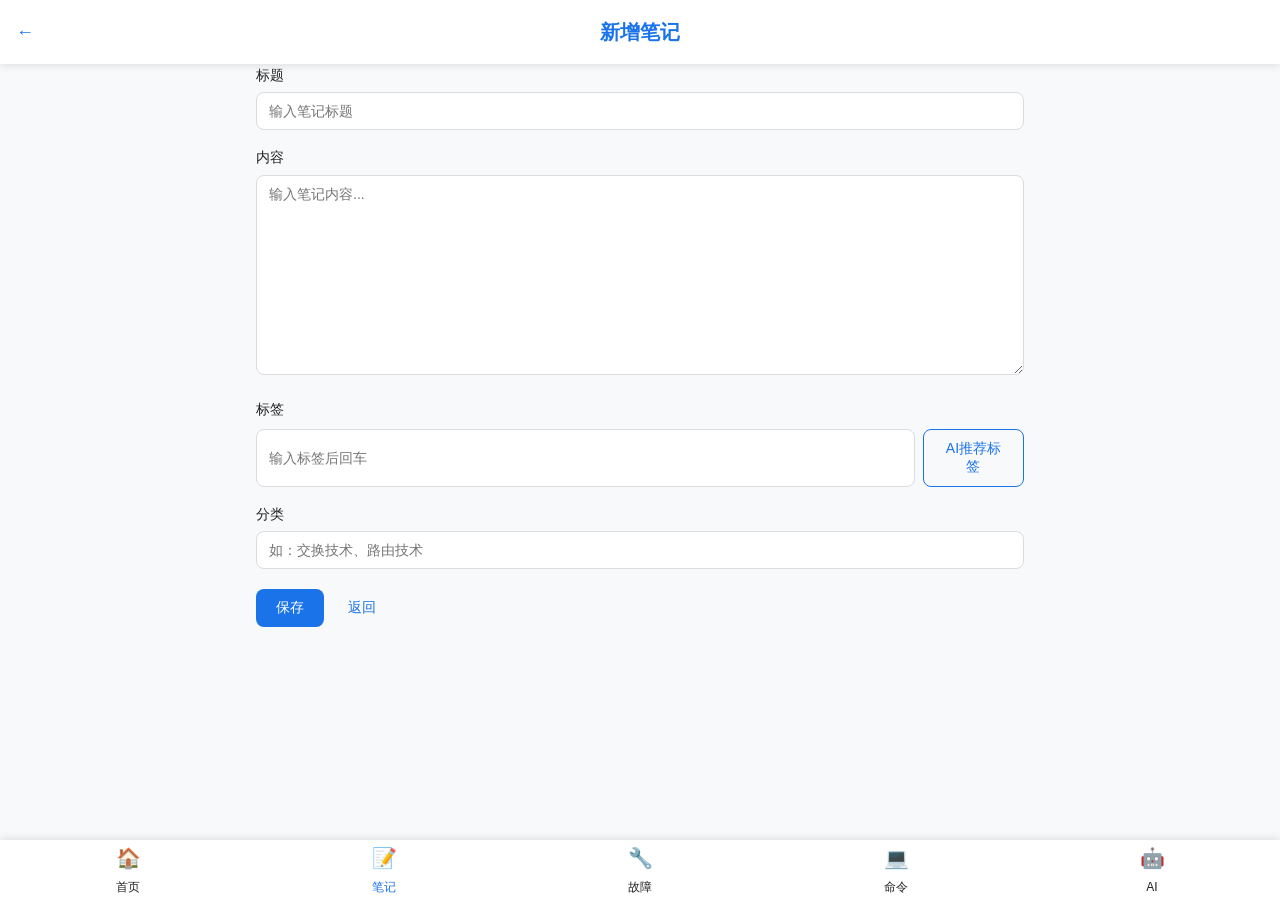
<file: note-edit.html>
<!DOCTYPE html>
<html lang="zh-CN">
<head>
  <meta charset="UTF-8">
  <meta name="viewport" content="width=device-width, initial-scale=1.0">
  <title>笔记编辑 - 网工智能助手</title>
  <link rel="stylesheet" href="css/style.css">
</head>
<body>
  <div class="header">
    <button class="header-back" onclick="location.href='notes-list.html'">←</button>
    <h1 id="page-title">新增笔记</h1>
  </div>

  <div class="container">
    <div class="form-group">
      <label>标题</label>
      <input type="text" id="note-title" placeholder="输入笔记标题">
    </div>

    <div class="form-group">
      <label>内容</label>
      <textarea id="note-content" placeholder="输入笔记内容..."></textarea>
    </div>

    <div class="form-group">
      <label>标签</label>
      <div id="tags-container" style="margin-bottom: 8px;"></div>
      <div style="display: flex; gap: 8px;">
        <input type="text" id="tag-input" placeholder="输入标签后回车">
        <button class="btn btn-secondary" id="ai-tags-btn">AI推荐标签</button>
      </div>
    </div>

    <div class="form-group">
      <label>分类</label>
      <input type="text" id="note-category" placeholder="如：交换技术、路由技术">
    </div>

    <div style="display: flex; gap: 12px; margin-top: 20px;">
      <button class="btn btn-primary" id="save-btn">保存</button>
      <button class="btn btn-danger" id="delete-btn" style="display: none;">删除</button>
      <button class="btn btn-text" onclick="location.href='notes-list.html'">返回</button>
    </div>
  </div>

  <nav class="bottom-nav">
    <div class="nav-item" onclick="location.href='index.html'">
      <span class="icon">🏠</span>
      <span class="label">首页</span>
    </div>
    <div class="nav-item active" onclick="location.href='notes-list.html'">
      <span class="icon">📝</span>
      <span class="label">笔记</span>
    </div>
    <div class="nav-item" onclick="location.href='faults-list.html'">
      <span class="icon">🔧</span>
      <span class="label">故障</span>
    </div>
    <div class="nav-item" onclick="location.href='commands-list.html'">
      <span class="icon">💻</span>
      <span class="label">命令</span>
    </div>
    <div class="nav-item" onclick="location.href='ai-chat.html'">
      <span class="icon">🤖</span>
      <span class="label">AI</span>
    </div>
  </nav>

  <div class="toast" id="toast"></div>

  <script src="js/data-notes.js"></script>
  <script src="js/app.js"></script>
  <script>
    let noteId = null;
    let currentTags = [];

    function initNoteEdit() {
      const params = new URLSearchParams(window.location.search);
      noteId = params.get('id');

      if (noteId) {
        document.getElementById('page-title').textContent = '编辑笔记';
        document.getElementById('delete-btn').style.display = 'inline-flex';
        loadNote(noteId);
      }

      document.getElementById('tag-input').addEventListener('keypress', function(e) {
        if (e.key === 'Enter' && this.value.trim()) {
          addTag(this.value.trim());
          this.value = '';
        }
      });

      document.getElementById('save-btn').addEventListener('click', saveNote);
      document.getElementById('delete-btn').addEventListener('click', deleteNote);
      document.getElementById('ai-tags-btn').addEventListener('click', aiRecommendTags);
    }

    function loadNote(id) {
      const notes = JSON.parse(localStorage.getItem('notes') || JSON.stringify(notesData));
      const note = notes.find(n => n.id == id);
      if (!note) {
        showToast('笔记不存在');
        return;
      }

      document.getElementById('note-title').value = note.title;
      document.getElementById('note-content').value = note.content;
      document.getElementById('note-category').value = note.category;
      currentTags = [...note.tags];
      renderTags();
    }

    function renderTags() {
      const container = document.getElementById('tags-container');
      container.innerHTML = currentTags.map((tag, index) => 
        `<span class="tag">${tag}<span class="tag-remove" onclick="removeTag(${index})">×</span></span>`
      ).join('');
    }

    function addTag(tag) {
      if (!currentTags.includes(tag)) {
        currentTags.push(tag);
        renderTags();
      }
    }

    function removeTag(index) {
      currentTags.splice(index, 1);
      renderTags();
    }

    function saveNote() {
      const title = document.getElementById('note-title').value.trim();
      const content = document.getElementById('note-content').value.trim();
      const category = document.getElementById('note-category').value.trim();

      if (!title || !content) {
        showToast('标题和内容不能为空');
        return;
      }

      let notes = JSON.parse(localStorage.getItem('notes') || JSON.stringify(notesData));
      const now = new Date().toISOString().split('T')[0];

      if (noteId) {
        const index = notes.findIndex(n => n.id == noteId);
        if (index !== -1) {
          notes[index] = { ...notes[index], title, content, category, tags: currentTags, updatedAt: now };
        }
      } else {
        const newId = notes.length > 0 ? Math.max(...notes.map(n => n.id)) + 1 : 1;
        notes.unshift({
          id: newId,
          title,
          content,
          category,
          tags: currentTags,
          createdAt: now,
          updatedAt: now
        });
      }

      localStorage.setItem('notes', JSON.stringify(notes));
      showToast('保存成功');
      setTimeout(() => location.href = 'notes-list.html', 500);
    }

    function deleteNote() {
      if (!confirm('确定要删除这条笔记吗？')) return;

      let notes = JSON.parse(localStorage.getItem('notes') || JSON.stringify(notesData));
      notes = notes.filter(n => n.id != noteId);
      localStorage.setItem('notes', JSON.stringify(notes));
      showToast('已删除');
      setTimeout(() => location.href = 'notes-list.html', 500);
    }

    async function aiRecommendTags() {
      const content = document.getElementById('note-content').value.trim();
      if (!content) {
        showToast('请先输入笔记内容');
        return;
      }

      showToast('AI正在分析...');
      
      const prompt = `你是一名网络技术专业导师。请分析以下学习笔记内容，推荐3-5个标签（每个标签2-6个字），标签应涵盖：技术点、设备类型、协议名称、应用场景等维度。笔记内容：${content}只返回标签列表，格式为：标签1,标签2,标签3`;
      
      try {
        const response = await callOpenCodeAI(prompt);
        const tags = response.split(/[,，、\s]+/).filter(t => t.length >= 2 && t.length <= 6);
        
        tags.forEach(tag => addTag(tag));
        showToast('标签推荐完成');
      } catch (error) {
        showToast('AI推荐失败：' + error.message);
      }
    }

    async function callOpenCodeAI(prompt) {
      const apiKey = localStorage.getItem('opencode_api_key');
      
      if (!apiKey) {
        await new Promise(resolve => setTimeout(resolve, 1000));
        return 'VLAN,华为命令,二层交换,网络基础,交换机配置';
      }

      const response = await fetch('https://api.opencode.ai/v1/chat', {
        method: 'POST',
        headers: {
          'Content-Type': 'application/json',
          'Authorization': `Bearer ${apiKey}`
        },
        body: JSON.stringify({
          model: 'opencode-zen',
          messages: [{ role: 'user', content: prompt }],
          temperature: 0.3,
          max_tokens: 200
        })
      });

      if (!response.ok) throw new Error(`API错误：${response.status}`);
      const data = await response.json();
      return data.choices[0].message.content;
    }

    document.addEventListener('DOMContentLoaded', initNoteEdit);
  </script>
</body>
</html>
</file>
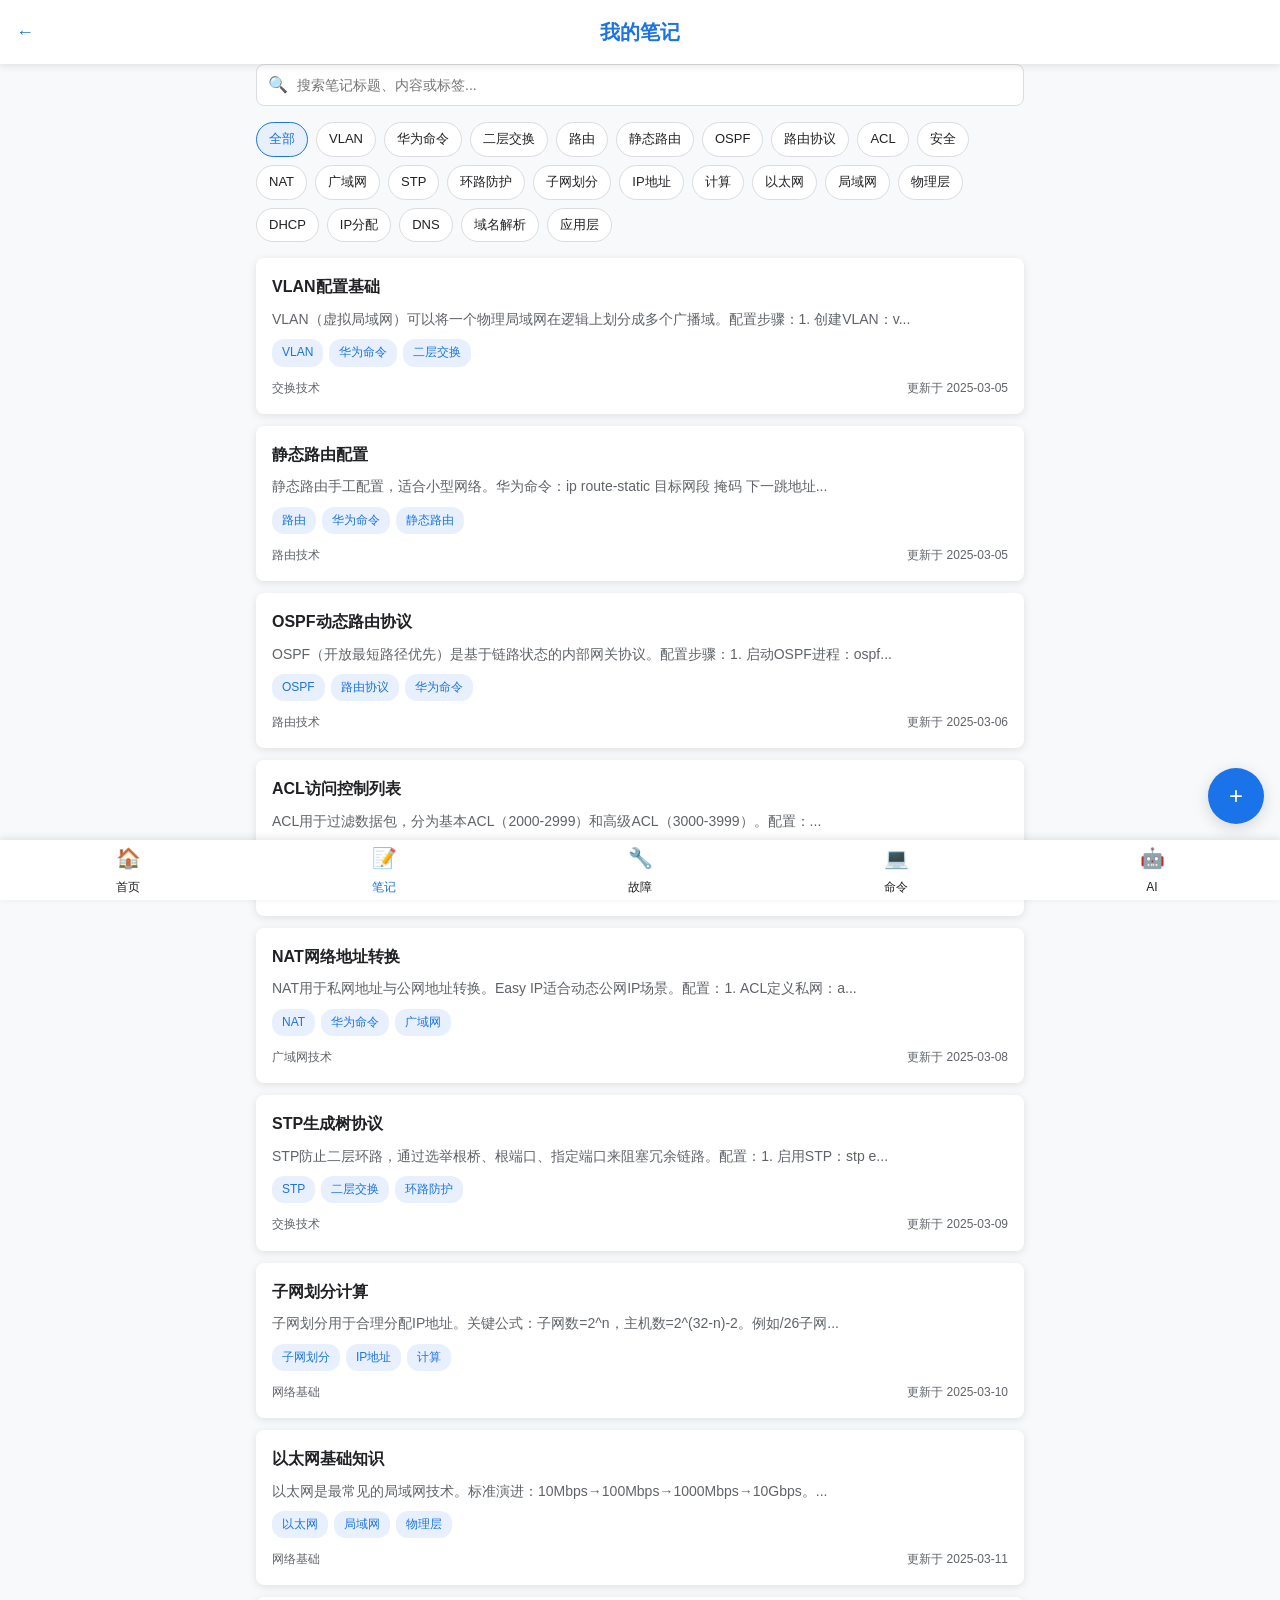
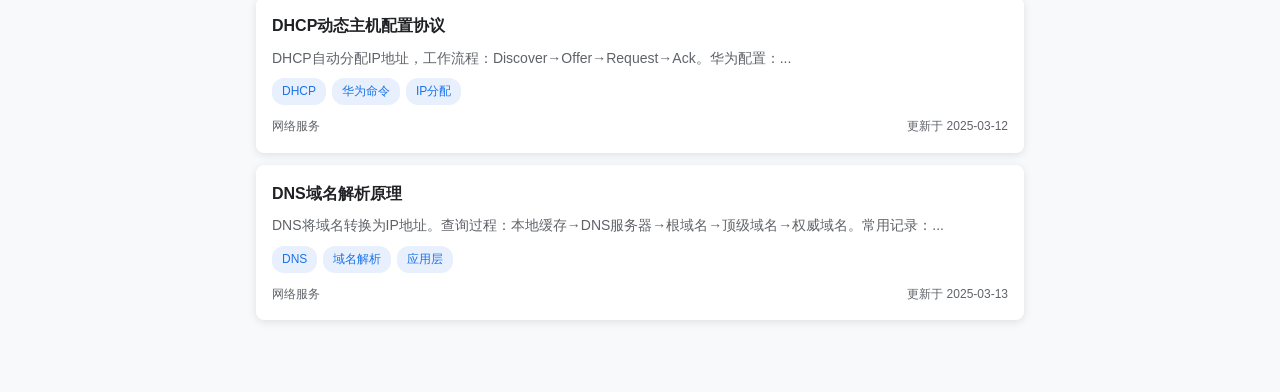
<file: notes-list.html>
<!DOCTYPE html>
<html lang="zh-CN">
<head>
  <meta charset="UTF-8">
  <meta name="viewport" content="width=device-width, initial-scale=1.0">
  <title>我的笔记 - 网工智能助手</title>
  <link rel="stylesheet" href="css/style.css">
</head>
<body>
  <div class="header">
    <button class="header-back" onclick="location.href='index.html'">←</button>
    <h1>我的笔记</h1>
  </div>

  <div class="container">
    <div class="search-box">
      <input type="text" id="search-input" placeholder="搜索笔记标题、内容或标签...">
    </div>

    <div class="filter-tags" id="filter-tags">
      <div class="filter-tag active" data-tag="">全部</div>
    </div>

    <div id="notes-list"></div>
  </div>

  <button class="fab" onclick="location.href='note-edit.html'">+</button>

  <nav class="bottom-nav">
    <div class="nav-item" onclick="location.href='index.html'">
      <span class="icon">🏠</span>
      <span class="label">首页</span>
    </div>
    <div class="nav-item active" onclick="location.href='notes-list.html'">
      <span class="icon">📝</span>
      <span class="label">笔记</span>
    </div>
    <div class="nav-item" onclick="location.href='faults-list.html'">
      <span class="icon">🔧</span>
      <span class="label">故障</span>
    </div>
    <div class="nav-item" onclick="location.href='commands-list.html'">
      <span class="icon">💻</span>
      <span class="label">命令</span>
    </div>
    <div class="nav-item" onclick="location.href='ai-chat.html'">
      <span class="icon">🤖</span>
      <span class="label">AI</span>
    </div>
  </nav>

  <div class="toast" id="toast"></div>

  <script src="js/data-notes.js"></script>
  <script src="js/app.js"></script>
  <script>
    let allNotes = [];
    let activeTag = '';

    function initNotesList() {
      allNotes = JSON.parse(localStorage.getItem('notes') || JSON.stringify(notesData));
      renderFilterTags();
      renderNotes();

      document.getElementById('search-input').addEventListener('input', renderNotes);
    }

    function renderFilterTags() {
      const tags = new Set();
      allNotes.forEach(note => {
        note.tags.forEach(tag => tags.add(tag));
      });

      const container = document.getElementById('filter-tags');
      let html = '<div class="filter-tag active" data-tag="">全部</div>';
      tags.forEach(tag => {
        html += `<div class="filter-tag" data-tag="${tag}">${tag}</div>`;
      });
      container.innerHTML = html;

      container.querySelectorAll('.filter-tag').forEach(tag => {
        tag.addEventListener('click', function() {
          container.querySelectorAll('.filter-tag').forEach(t => t.classList.remove('active'));
          this.classList.add('active');
          activeTag = this.dataset.tag;
          renderNotes();
        });
      });
    }

    function renderNotes() {
      const searchTerm = document.getElementById('search-input').value.toLowerCase();
      let filtered = allNotes.filter(note => {
        const matchSearch = !searchTerm || 
          note.title.toLowerCase().includes(searchTerm) ||
          note.content.toLowerCase().includes(searchTerm) ||
          note.tags.some(tag => tag.toLowerCase().includes(searchTerm));
        
        const matchTag = !activeTag || note.tags.includes(activeTag);
        
        return matchSearch && matchTag;
      });

      const container = document.getElementById('notes-list');
      if (filtered.length === 0) {
        container.innerHTML = '<div class="empty-state"><div class="icon">📝</div><p>暂无笔记</p></div>';
        return;
      }

      let html = '';
      filtered.forEach(note => {
        const summary = note.content.substring(0, 50) + (note.content.length > 50 ? '...' : '');
        const tagsHtml = note.tags.slice(0, 3).map(tag => `<span class="tag">${tag}</span>`).join('');
        
        html += `
          <div class="card" onclick="location.href='note-edit.html?id=${note.id}'">
            <div class="card-title">${note.title}</div>
            <div class="card-desc">${summary}</div>
            <div style="margin-bottom: 8px;">${tagsHtml}</div>
            <div class="card-meta">
              <span>${note.category}</span>
              <span>更新于 ${note.updatedAt}</span>
            </div>
          </div>
        `;
      });

      container.innerHTML = html;
    }

    document.addEventListener('DOMContentLoaded', initNotesList);
  </script>
</body>
</html>
</file>
<file: css/style.css>
/* css/style.css - 全局样式 */

/* 全局变量 */
:root {
  --primary: #1a73e8;
  --primary-light: #e8f0fe;
  --success: #34a853;
  --danger: #ea4335;
  --warning: #fbbc04;
  --bg: #f8f9fa;
  --white: #ffffff;
  --text: #202124;
  --text-secondary: #5f6368;
  --border: #dadce0;
  --shadow: 0 2px 8px rgba(0,0,0,0.1);
  --shadow-hover: 0 4px 16px rgba(0,0,0,0.15);
  --radius: 8px;
  --nav-height: 60px;
}

/* 重置样式 */
* {
  margin: 0;
  padding: 0;
  box-sizing: border-box;
}

body {
  font-family: -apple-system, BlinkMacSystemFont, 'Segoe UI', Roboto, 'Helvetica Neue', Arial, sans-serif;
  background: var(--bg);
  color: var(--text);
  line-height: 1.6;
  padding-bottom: var(--nav-height);
}

a {
  text-decoration: none;
  color: inherit;
}

/* 容器 */
.container {
  max-width: 800px;
  margin: 0 auto;
  padding: 0 16px;
}

/* 顶部标题栏 */
.header {
  background: var(--white);
  padding: 16px;
  box-shadow: var(--shadow);
  position: sticky;
  top: 0;
  z-index: 100;
}

.header h1 {
  font-size: 20px;
  font-weight: 600;
  color: var(--primary);
  text-align: center;
}

.header-back {
  position: absolute;
  left: 16px;
  top: 50%;
  transform: translateY(-50%);
  background: none;
  border: none;
  font-size: 18px;
  color: var(--primary);
  cursor: pointer;
}

/* 底部导航栏 */
.bottom-nav {
  position: fixed;
  bottom: 0;
  left: 0;
  right: 0;
  height: var(--nav-height);
  background: var(--white);
  box-shadow: 0 -2px 8px rgba(0,0,0,0.1);
  display: flex;
  justify-content: space-around;
  align-items: center;
  z-index: 100;
}

.nav-item {
  display: flex;
  flex-direction: column;
  align-items: center;
  justify-content: center;
  padding: 8px 12px;
  border-radius: var(--radius);
  transition: all 0.2s;
  cursor: pointer;
  min-width: 60px;
}

.nav-item:hover {
  background: var(--primary-light);
}

.nav-item.active {
  color: var(--primary);
}

.nav-item .icon {
  font-size: 20px;
  margin-bottom: 4px;
}

.nav-item .label {
  font-size: 12px;
}

/* 卡片样式 */
.card {
  background: var(--white);
  border-radius: var(--radius);
  box-shadow: var(--shadow);
  padding: 16px;
  margin-bottom: 12px;
  transition: all 0.2s;
  cursor: pointer;
}

.card:hover {
  transform: translateY(-2px);
  box-shadow: var(--shadow-hover);
}

.card-title {
  font-size: 16px;
  font-weight: 600;
  margin-bottom: 8px;
}

.card-desc {
  font-size: 14px;
  color: var(--text-secondary);
  margin-bottom: 8px;
}

.card-meta {
  display: flex;
  justify-content: space-between;
  align-items: center;
  font-size: 12px;
  color: var(--text-secondary);
}

/* 功能入口卡片（首页） */
.feature-card {
  background: var(--white);
  border-radius: var(--radius);
  box-shadow: var(--shadow);
  padding: 20px;
  margin-bottom: 16px;
  transition: all 0.2s;
  cursor: pointer;
  display: flex;
  align-items: center;
  gap: 16px;
}

.feature-card:hover {
  transform: translateY(-2px);
  box-shadow: var(--shadow-hover);
}

.feature-icon {
  font-size: 36px;
  width: 60px;
  height: 60px;
  display: flex;
  align-items: center;
  justify-content: center;
  background: var(--primary-light);
  border-radius: 12px;
}

.feature-info h3 {
  font-size: 18px;
  font-weight: 600;
  margin-bottom: 4px;
}

.feature-info p {
  font-size: 14px;
  color: var(--text-secondary);
  margin-bottom: 4px;
}

.feature-stat {
  font-size: 12px;
  color: var(--primary);
}

/* 按钮样式 */
.btn {
  display: inline-flex;
  align-items: center;
  justify-content: center;
  padding: 10px 20px;
  border-radius: var(--radius);
  font-size: 14px;
  font-weight: 500;
  cursor: pointer;
  transition: all 0.2s;
  border: none;
  gap: 6px;
}

.btn-primary {
  background: var(--primary);
  color: var(--white);
}

.btn-primary:hover {
  background: #1557b0;
}

.btn-secondary {
  background: transparent;
  color: var(--primary);
  border: 1px solid var(--primary);
}

.btn-secondary:hover {
  background: var(--primary-light);
}

.btn-danger {
  background: var(--danger);
  color: var(--white);
}

.btn-danger:hover {
  background: #c5221f;
}

.btn-text {
  background: transparent;
  color: var(--primary);
  padding: 8px 12px;
}

.btn-text:hover {
  background: var(--primary-light);
}

.btn:active {
  transform: scale(0.95);
}

/* 悬浮按钮 */
.fab {
  position: fixed;
  bottom: calc(var(--nav-height) + 16px);
  right: 16px;
  width: 56px;
  height: 56px;
  border-radius: 50%;
  background: var(--primary);
  color: var(--white);
  font-size: 24px;
  display: flex;
  align-items: center;
  justify-content: center;
  box-shadow: var(--shadow-hover);
  cursor: pointer;
  border: none;
  transition: all 0.2s;
  z-index: 50;
}

.fab:hover {
  transform: scale(1.1);
}

/* 搜索框 */
.search-box {
  position: relative;
  margin-bottom: 16px;
}

.search-box::before {
  content: '🔍';
  position: absolute;
  left: 12px;
  top: 50%;
  transform: translateY(-50%);
  font-size: 16px;
}

.search-box input {
  width: 100%;
  padding: 12px 12px 12px 40px;
  border: 1px solid var(--border);
  border-radius: var(--radius);
  font-size: 14px;
  background: var(--white);
}

.search-box input:focus {
  outline: none;
  border-color: var(--primary);
  box-shadow: 0 0 0 2px var(--primary-light);
}

/* 筛选标签 */
.filter-tags {
  display: flex;
  flex-wrap: wrap;
  gap: 8px;
  margin-bottom: 16px;
}

.filter-tag {
  padding: 6px 12px;
  border-radius: 20px;
  font-size: 13px;
  background: var(--white);
  border: 1px solid var(--border);
  cursor: pointer;
  transition: all 0.2s;
}

.filter-tag:hover {
  border-color: var(--primary);
}

.filter-tag.active {
  background: var(--primary-light);
  border-color: var(--primary);
  color: var(--primary);
}

/* 标签胶囊 */
.tag {
  display: inline-block;
  padding: 4px 10px;
  border-radius: 12px;
  font-size: 12px;
  background: var(--primary-light);
  color: var(--primary);
  margin-right: 6px;
  margin-bottom: 4px;
}

.tag-remove {
  margin-left: 6px;
  cursor: pointer;
  opacity: 0.7;
}

.tag-remove:hover {
  opacity: 1;
}

/* 输入框和文本域 */
.form-group {
  margin-bottom: 16px;
}

.form-group label {
  display: block;
  font-size: 14px;
  font-weight: 500;
  margin-bottom: 6px;
}

.form-group input,
.form-group textarea {
  width: 100%;
  padding: 10px 12px;
  border: 1px solid var(--border);
  border-radius: var(--radius);
  font-size: 14px;
  font-family: inherit;
}

.form-group input:focus,
.form-group textarea:focus {
  outline: none;
  border-color: var(--primary);
  box-shadow: 0 0 0 2px var(--primary-light);
}

.form-group textarea {
  min-height: 200px;
  resize: vertical;
}

/* 收藏按钮 */
.favorite-btn {
  background: none;
  border: none;
  font-size: 20px;
  cursor: pointer;
  transition: all 0.2s;
}

.favorite-btn.active {
  color: var(--danger);
}

.favorite-btn:hover {
  transform: scale(1.2);
}

/* 引用块 */
.quote-block {
  background: var(--bg);
  border-left: 4px solid var(--primary);
  padding: 12px 16px;
  margin: 12px 0;
  border-radius: 0 var(--radius) var(--radius) 0;
}

/* 列表样式 */
.step-list {
  list-style: none;
  counter-reset: step;
}

.step-list li {
  counter-increment: step;
  padding: 10px 12px 10px 40px;
  position: relative;
  margin-bottom: 8px;
  background: var(--white);
  border-radius: var(--radius);
}

.step-list li::before {
  content: counter(step);
  position: absolute;
  left: 12px;
  top: 50%;
  transform: translateY(-50%);
  width: 24px;
  height: 24px;
  background: var(--primary);
  color: var(--white);
  border-radius: 50%;
  display: flex;
  align-items: center;
  justify-content: center;
  font-size: 12px;
  font-weight: 600;
}

.step-copy {
  position: absolute;
  right: 8px;
  top: 50%;
  transform: translateY(-50%);
  background: none;
  border: none;
  font-size: 14px;
  cursor: pointer;
  opacity: 0.5;
}

.step-copy:hover {
  opacity: 1;
}

/* 代码块 */
.code-block {
  background: #1e1e1e;
  color: #d4d4d4;
  padding: 12px 16px;
  border-radius: var(--radius);
  font-family: 'Consolas', 'Monaco', monospace;
  font-size: 13px;
  overflow-x: auto;
  margin: 12px 0;
  position: relative;
}

.code-copy {
  position: absolute;
  right: 8px;
  top: 8px;
  background: rgba(255,255,255,0.1);
  border: none;
  color: #d4d4d4;
  padding: 4px 8px;
  border-radius: 4px;
  font-size: 12px;
  cursor: pointer;
}

.code-copy:hover {
  background: rgba(255,255,255,0.2);
}

/* AI对话气泡 */
.chat-container {
  padding: 16px;
  min-height: calc(100vh - var(--nav-height) - 120px);
}

.chat-message {
  display: flex;
  margin-bottom: 16px;
}

.chat-message.user {
  justify-content: flex-end;
}

.chat-message.ai {
  justify-content: flex-start;
}

.chat-bubble {
  max-width: 80%;
  padding: 12px 16px;
  border-radius: 16px;
  font-size: 14px;
  line-height: 1.5;
}

.chat-message.user .chat-bubble {
  background: var(--primary);
  color: var(--white);
  border-bottom-right-radius: 4px;
}

.chat-message.ai .chat-bubble {
  background: var(--white);
  box-shadow: var(--shadow);
  border-bottom-left-radius: 4px;
}

.chat-input-area {
  position: fixed;
  bottom: var(--nav-height);
  left: 0;
  right: 0;
  background: var(--white);
  padding: 12px 16px;
  box-shadow: 0 -2px 8px rgba(0,0,0,0.05);
  display: flex;
  gap: 8px;
}

.chat-input-area textarea {
  flex: 1;
  padding: 10px 12px;
  border: 1px solid var(--border);
  border-radius: 20px;
  font-size: 14px;
  resize: none;
  max-height: 80px;
}

.chat-input-area textarea:focus {
  outline: none;
  border-color: var(--primary);
}

.quick-questions {
  display: flex;
  flex-wrap: wrap;
  gap: 8px;
  margin-top: 12px;
}

.quick-btn {
  padding: 8px 12px;
  background: var(--primary-light);
  border: none;
  border-radius: 16px;
  font-size: 13px;
  color: var(--primary);
  cursor: pointer;
  transition: all 0.2s;
}

.quick-btn:hover {
  background: var(--primary);
  color: var(--white);
}

/* Loading动画 */
.loading {
  display: flex;
  justify-content: center;
  align-items: center;
  gap: 8px;
  padding: 20px;
}

.loading-dot {
  width: 8px;
  height: 8px;
  background: var(--primary);
  border-radius: 50%;
  animation: loading 1.4s infinite;
}

.loading-dot:nth-child(2) {
  animation-delay: 0.2s;
}

.loading-dot:nth-child(3) {
  animation-delay: 0.4s;
}

@keyframes loading {
  0%, 80%, 100% {
    transform: scale(0);
    opacity: 0.5;
  }
  40% {
    transform: scale(1);
    opacity: 1;
  }
}

/* 通知提示 */
.toast {
  position: fixed;
  top: 80px;
  left: 50%;
  transform: translateX(-50%);
  background: var(--text);
  color: var(--white);
  padding: 12px 20px;
  border-radius: var(--radius);
  font-size: 14px;
  z-index: 200;
  opacity: 0;
  transition: opacity 0.3s;
}

.toast.show {
  opacity: 1;
}

/* 最近浏览 */
.recent-section {
  margin: 20px 0;
}

.recent-section h3 {
  font-size: 16px;
  font-weight: 600;
  margin-bottom: 12px;
}

.recent-item {
  display: flex;
  align-items: center;
  gap: 12px;
  padding: 10px;
  background: var(--white);
  border-radius: var(--radius);
  margin-bottom: 8px;
  cursor: pointer;
  transition: all 0.2s;
}

.recent-item:hover {
  background: var(--primary-light);
}

.recent-icon {
  font-size: 20px;
}

.recent-info h4 {
  font-size: 14px;
  font-weight: 500;
}

.recent-info p {
  font-size: 12px;
  color: var(--text-secondary);
}

/* 难度标识 */
.difficulty {
  font-size: 12px;
}

.difficulty-初级::after {
  content: '⭐';
}

.difficulty-中级::after {
  content: '⭐⭐';
}

.difficulty-高级::after {
  content: '⭐⭐⭐';
}

/* 分类标签 */
.category-badge {
  display: inline-block;
  padding: 4px 8px;
  border-radius: 4px;
  font-size: 12px;
  font-weight: 500;
}

.category-连接类 { background: #e8f5e9; color: #2e7d32; }
.category-配置类 { background: #e3f2fd; color: #1565c0; }
.category-性能类 { background: #fff3e0; color: #ef6c00; }
.category-设备类 { background: #fce4ec; color: #c2185b; }
.category-应用类 { background: #f3e5f5; color: #7b1fa2; }

/* 空状态 */
.empty-state {
  text-align: center;
  padding: 40px 20px;
  color: var(--text-secondary);
}

.empty-state .icon {
  font-size: 48px;
  margin-bottom: 12px;
}

/* 移动端适配 */
@media (max-width: 480px) {
  .container {
    padding: 0 12px;
  }
  
  .card {
    padding: 12px;
  }
  
  .feature-card {
    padding: 16px;
  }
  
  .feature-icon {
    width: 50px;
    height: 50px;
    font-size: 28px;
  }
  
  .feature-info h3 {
    font-size: 16px;
  }
  
  .btn {
    padding: 8px 16px;
    font-size: 13px;
  }
}
</file>
